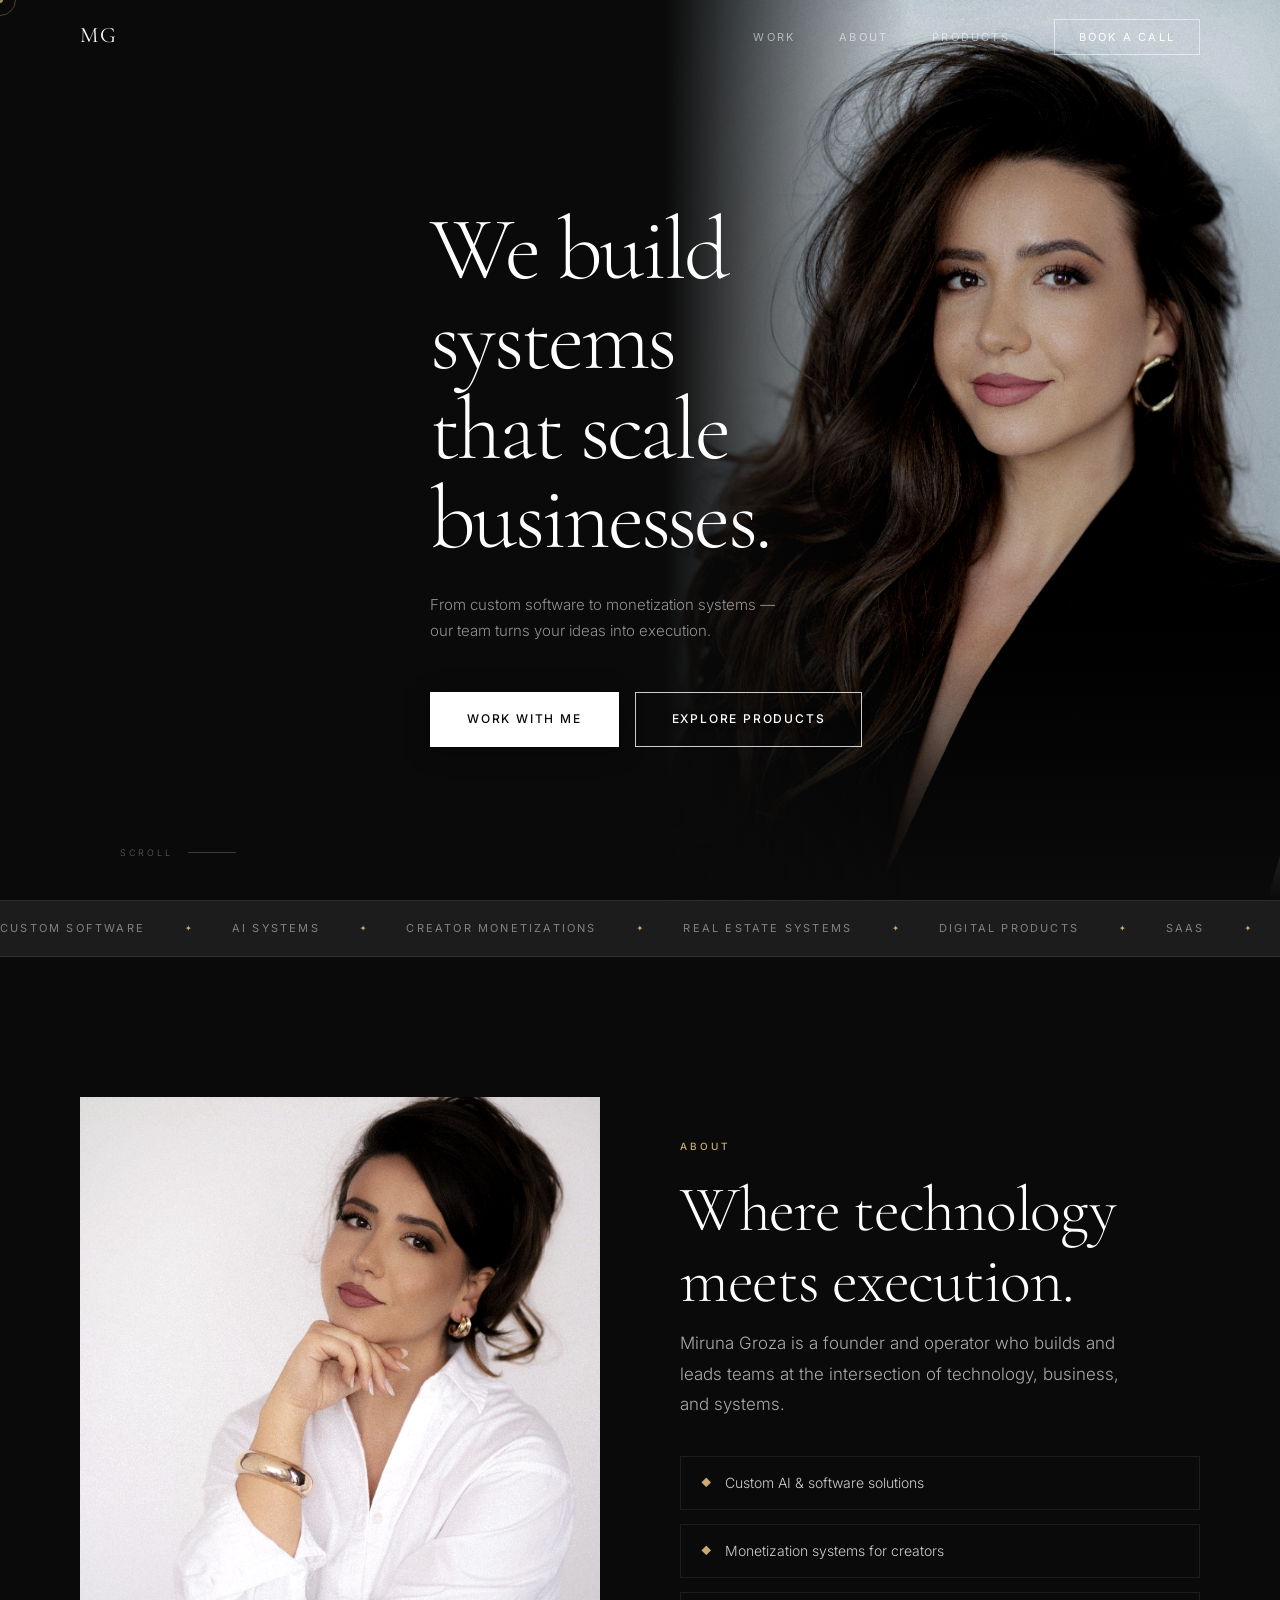
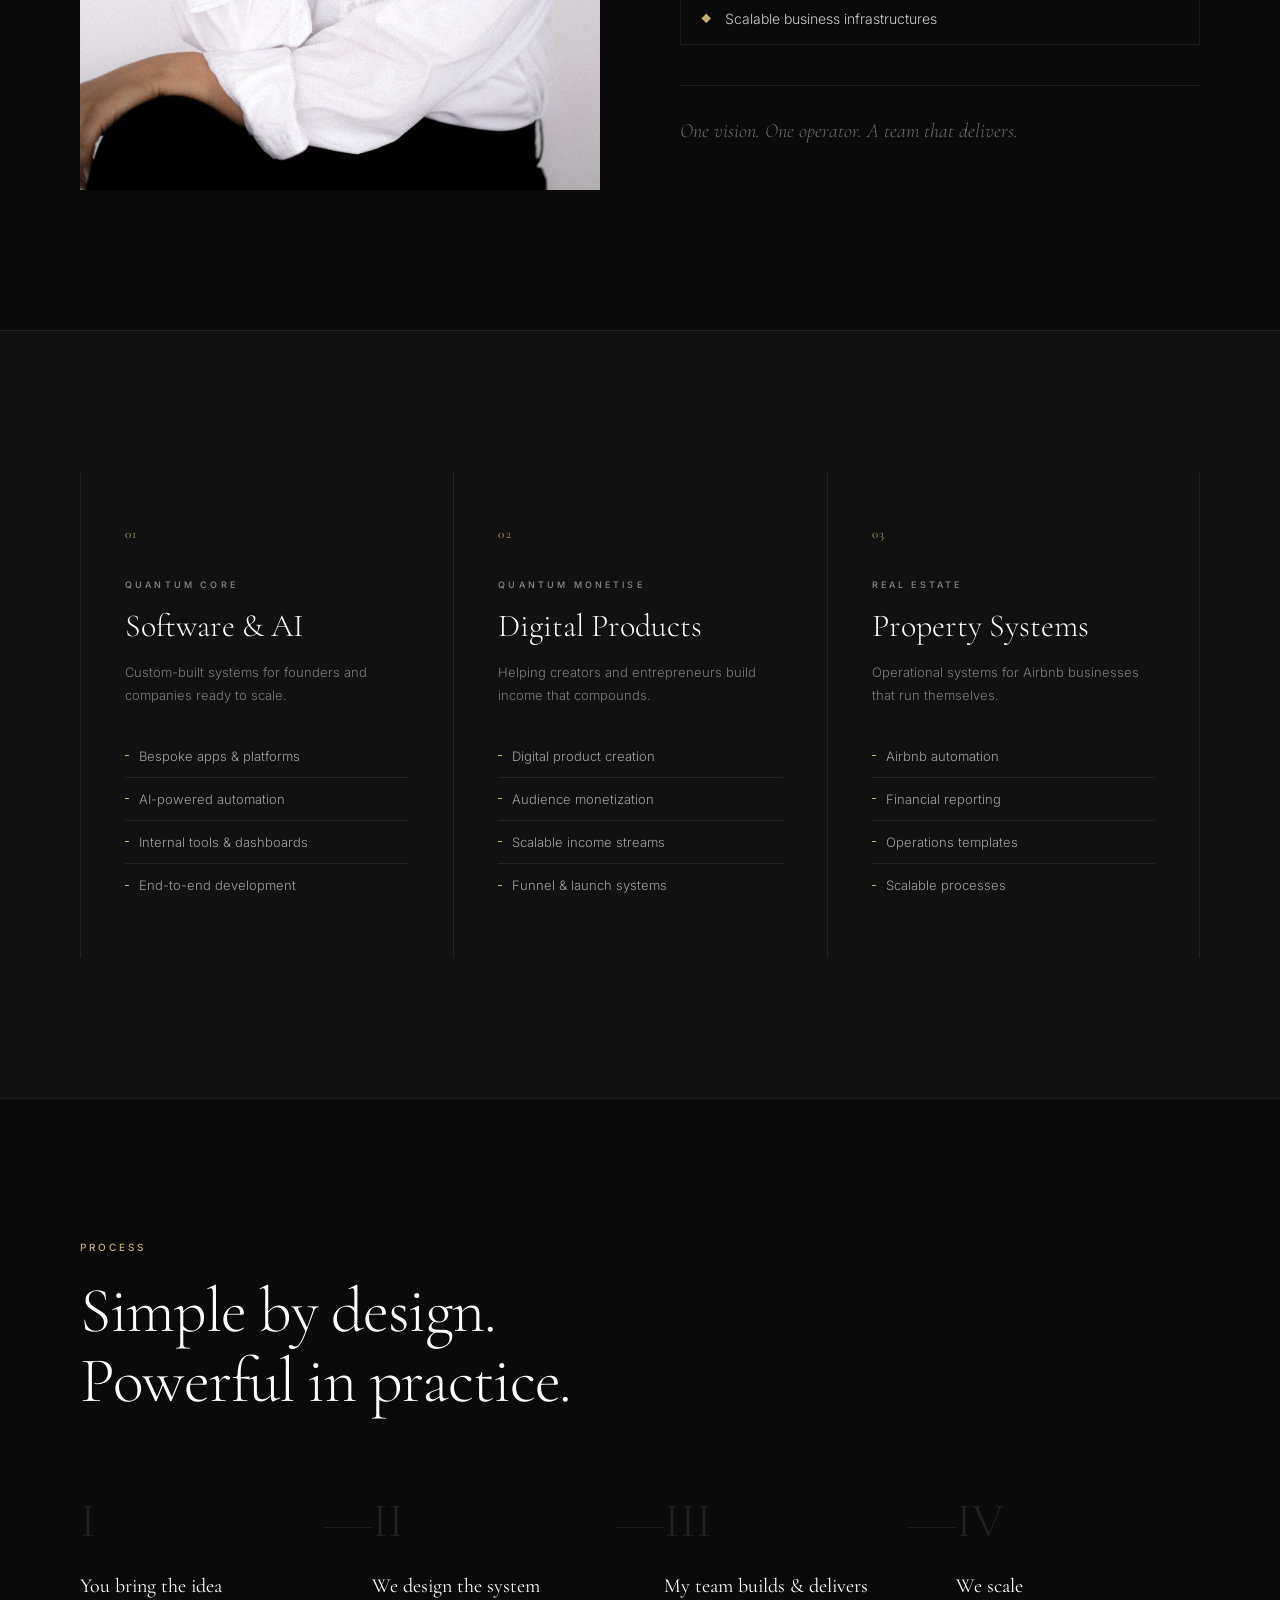
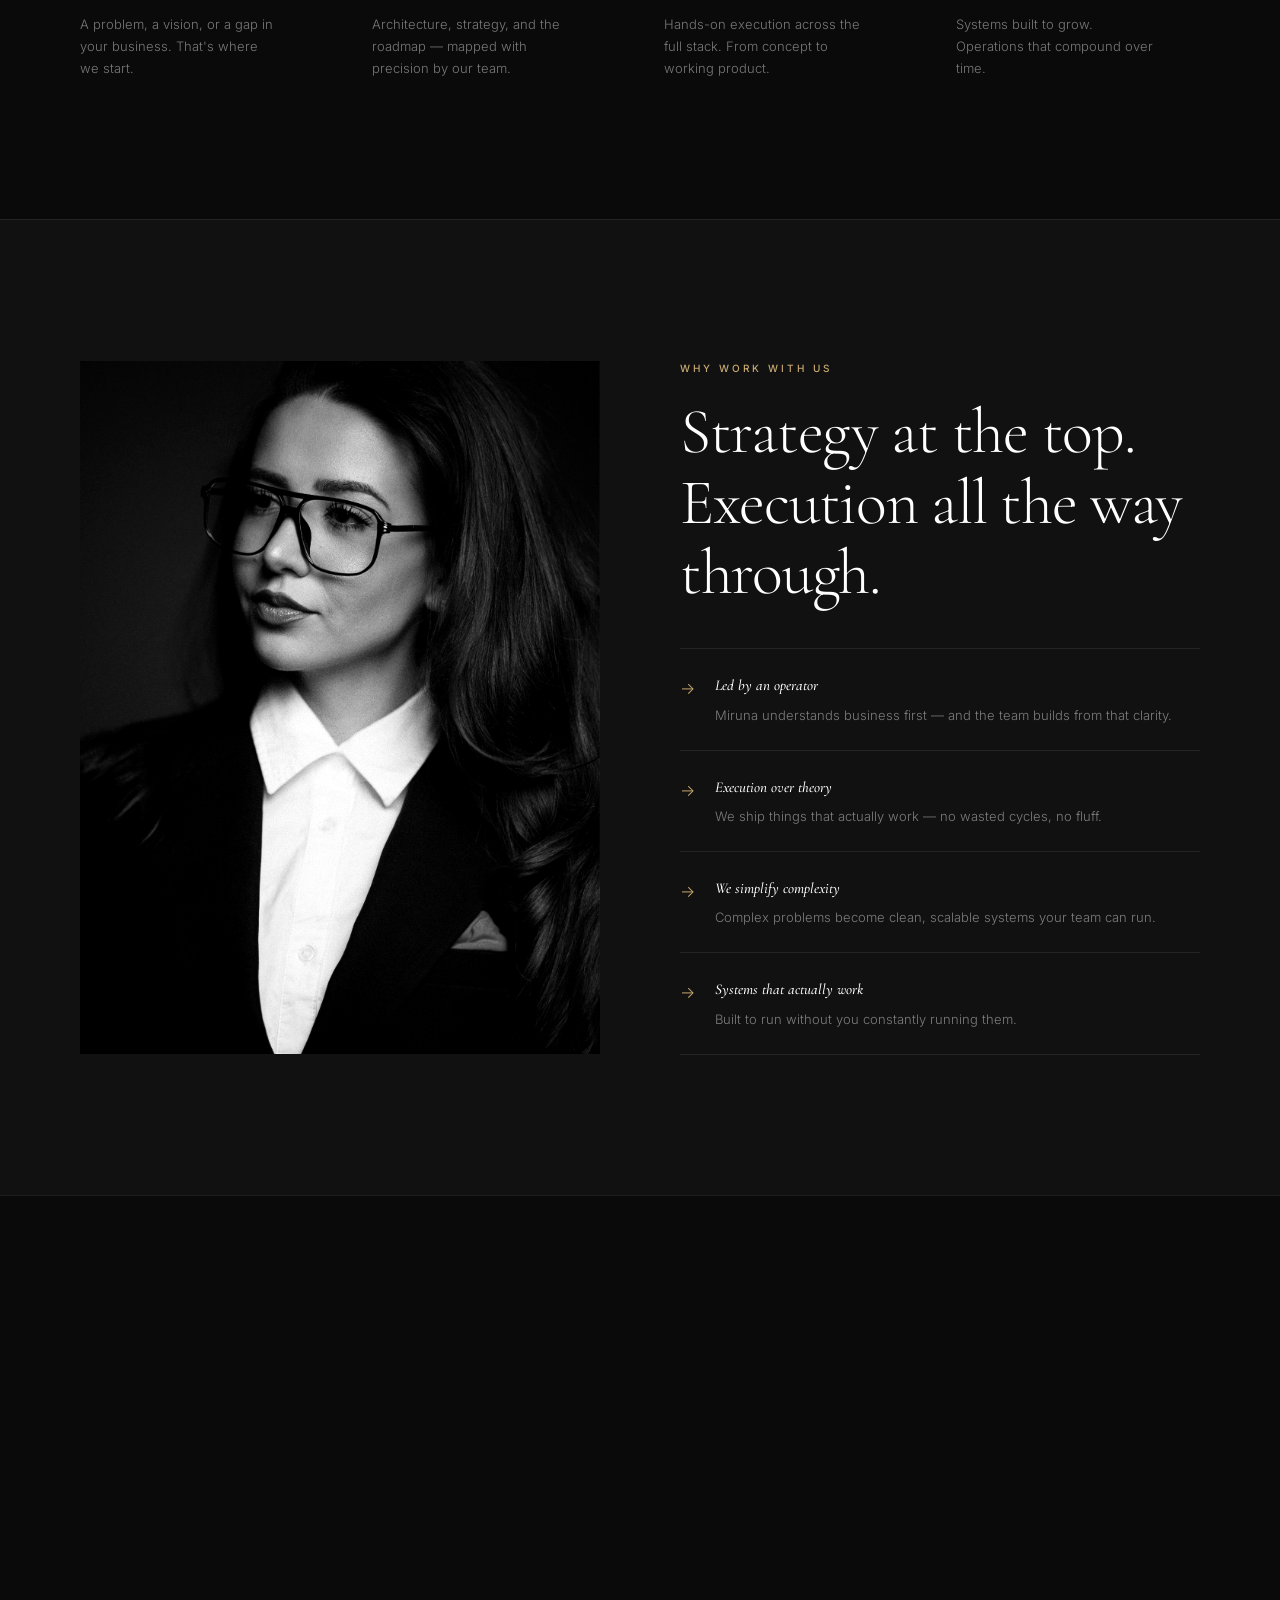
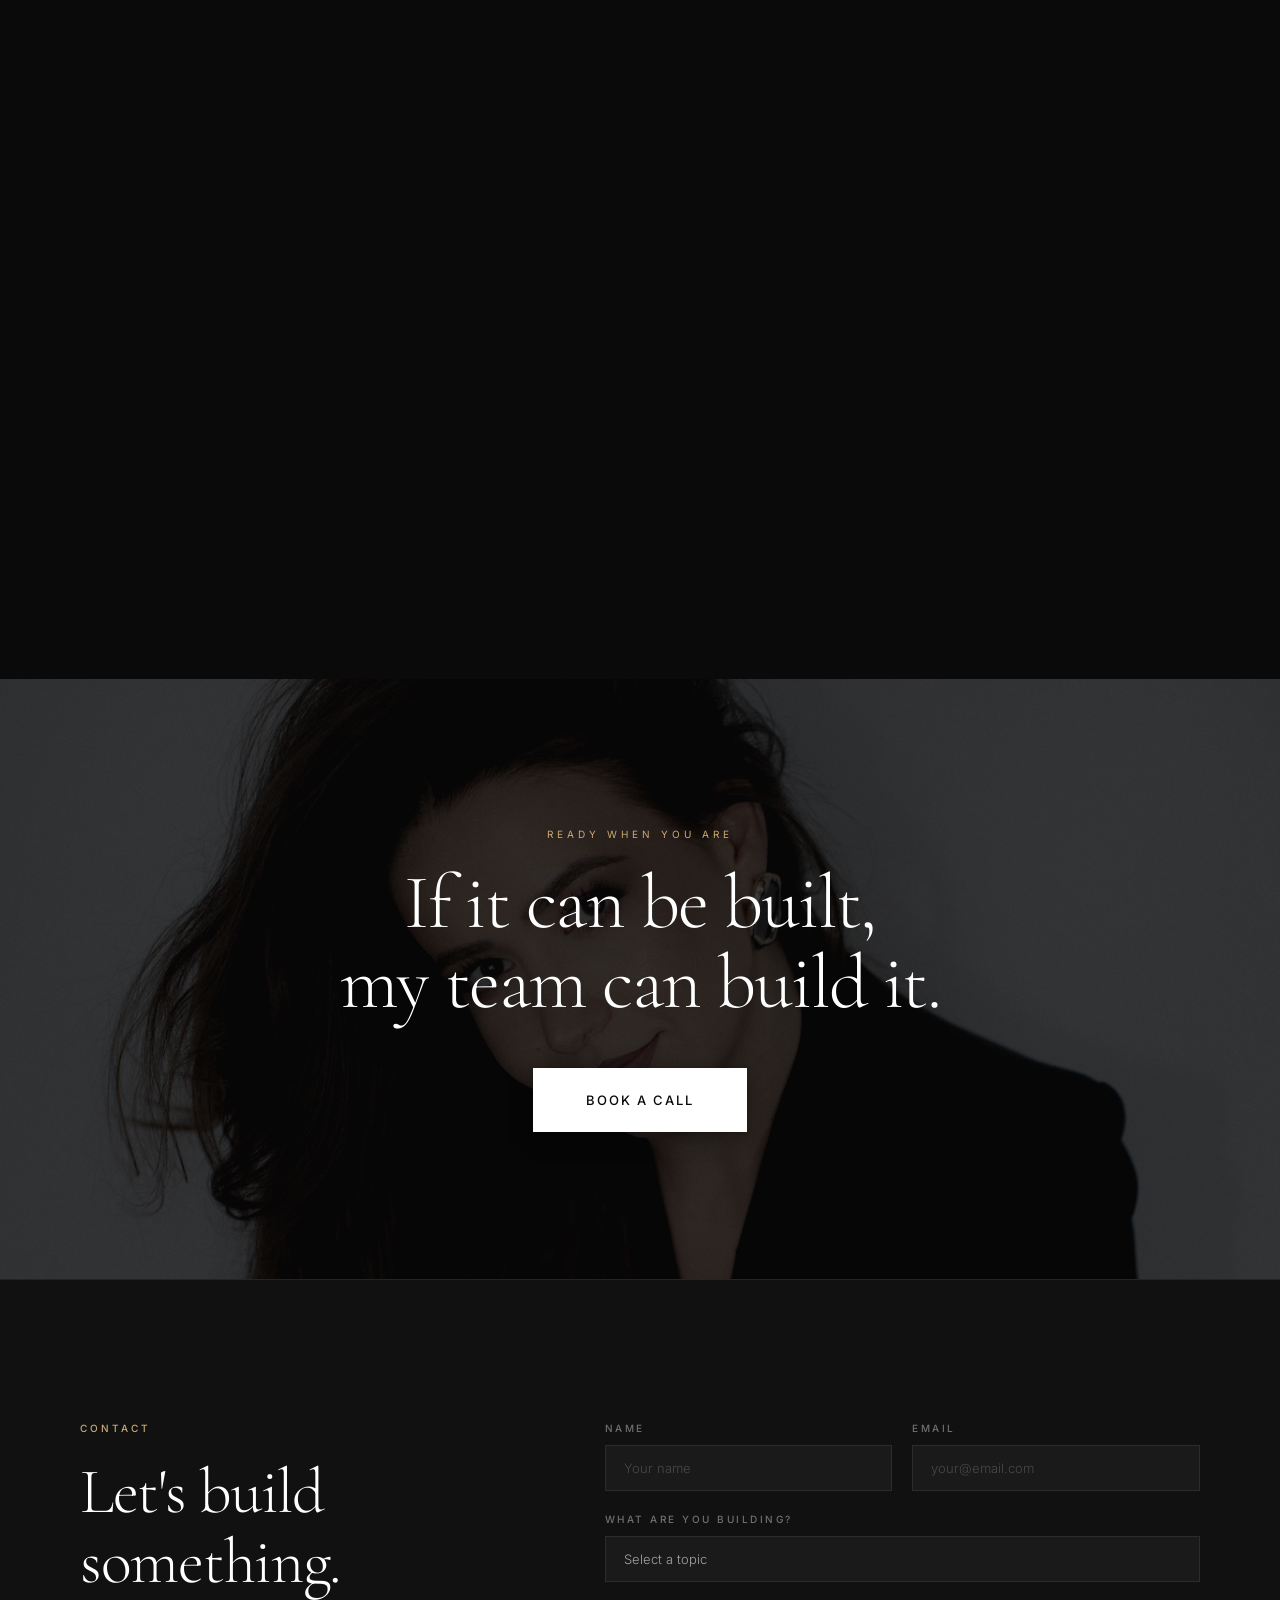
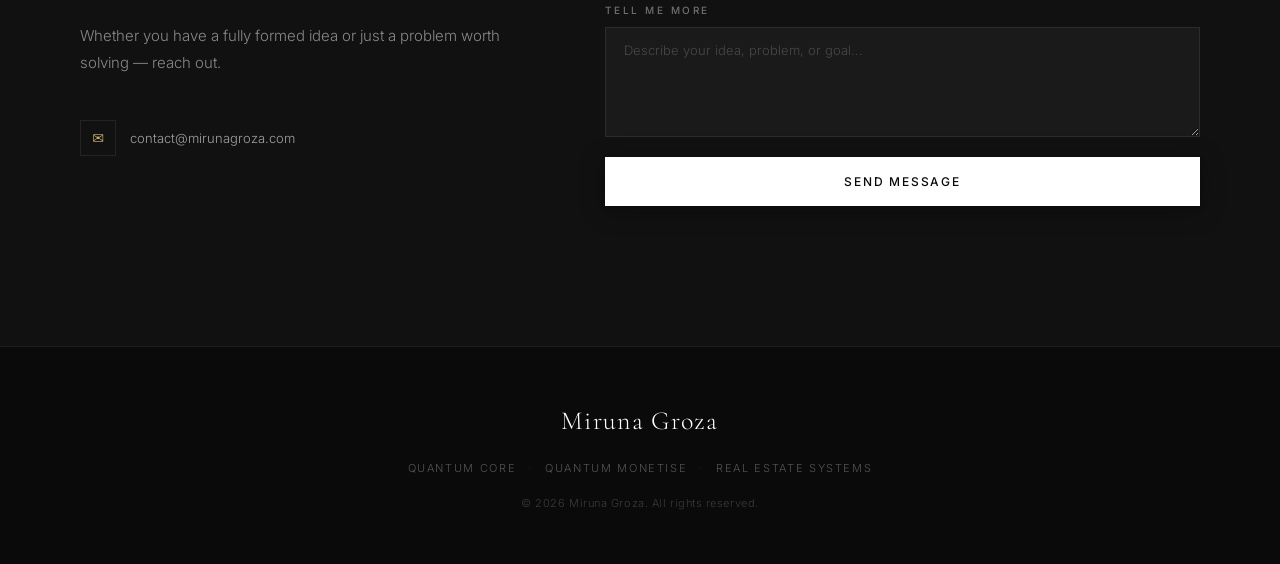
<file: index.html>
<!DOCTYPE html>
<html lang="en">
<head>
  <meta charset="UTF-8" />
  <meta name="viewport" content="width=device-width, initial-scale=1.0" />
  <title>Miruna Groza — Founder & Operator</title>
  <meta name="description" content="Miruna Groza is a founder and operator building custom AI software, monetization systems, and scalable business infrastructures through Quantum Core and Quantum Monetise." />
  <meta name="keywords" content="Miruna Groza, Quantum Core, custom software, AI solutions, monetization, creator economy, real estate systems, founder, operator" />
  <meta property="og:title" content="Miruna Groza — Founder & Operator" />
  <meta property="og:description" content="We build systems that scale businesses." />
  <meta property="og:type" content="website" />
  <link rel="preconnect" href="https://fonts.googleapis.com" />
  <link rel="preconnect" href="https://fonts.gstatic.com" crossorigin />
  <link href="https://fonts.googleapis.com/css2?family=Cormorant+Garamond:ital,wght@0,300;0,400;0,500;0,600;1,300;1,400&family=Inter:wght@300;400;500&display=swap" rel="stylesheet" />
  <link rel="stylesheet" href="style.css" />
  <script>
    // ⚠️  Paste your Web3Forms access key here (get it free at web3forms.com)
    const WEB3FORMS_KEY = 'YOUR_ACCESS_KEY';
  </script>
</head>
<body>

  <!-- NAV -->
  <nav id="navbar">
    <div class="nav-inner">
      <a href="#hero" class="nav-logo">MG</a>
      <ul class="nav-links">
        <li><a href="#work">Work</a></li>
        <li><a href="#about">About</a></li>
        <li><a href="#products">Products</a></li>
        <li><a href="#contact" class="nav-cta">Book a call</a></li>
      </ul>
      <button class="hamburger" id="hamburger" aria-label="Menu">
        <span></span><span></span><span></span>
      </button>
    </div>
    <div class="mobile-menu" id="mobile-menu">
      <a href="#work" class="mobile-link">Work</a>
      <a href="#about" class="mobile-link">About</a>
      <a href="#products" class="mobile-link">Products</a>
      <a href="#contact" class="mobile-link">Book a call</a>
    </div>
  </nav>

  <!-- HERO -->
  <section id="hero" class="hero">
    <div class="hero-content">
      <h1 class="hero-headline reveal delay-1">
        We build systems<br />that scale businesses.
      </h1>
      <p class="hero-sub reveal delay-2">
        From custom software to monetization systems —<br />
        our team turns your ideas into execution.
      </p>
      <div class="hero-actions reveal delay-3">
        <a href="#contact" class="btn-primary">Work with me</a>
        <a href="#products" class="btn-ghost">Explore products</a>
      </div>
    </div>
    <div class="hero-image reveal delay-2">
      <img src="IMG_90512.JPG" alt="Miruna Groza" />
      <div class="hero-img-blur"></div>
    </div>
    <div class="scroll-hint">
      <span>Scroll</span>
      <div class="scroll-line"></div>
    </div>
  </section>

  <!-- MARQUEE -->
  <div class="marquee-wrapper">
    <div class="marquee-track">
      <span>Custom Software</span>
      <span class="dot">✦</span>
      <span>AI Systems</span>
      <span class="dot">✦</span>
      <span>Creator Monetizations</span>
      <span class="dot">✦</span>
      <span>Real Estate Systems</span>
      <span class="dot">✦</span>
      <span>Digital Products</span>
      <span class="dot">✦</span>
      <span>SaaS</span>
      <span class="dot">✦</span>
      <span>Web Apps</span>
      <span class="dot">✦</span>
      <span>Hosting</span>
      <span class="dot">✦</span>
      <span>Custom Software</span>
      <span class="dot">✦</span>
      <span>AI Systems</span>
      <span class="dot">✦</span>
      <span>Creator Monetizations</span>
      <span class="dot">✦</span>
      <span>Real Estate Systems</span>
      <span class="dot">✦</span>
      <span>Digital Products</span>
      <span class="dot">✦</span>
      <span>SaaS</span>
      <span class="dot">✦</span>
      <span>Web Apps</span>
      <span class="dot">✦</span>
      <span>Hosting</span>
      <span class="dot">✦</span>
    </div>
  </div>

  <!-- IDENTITY -->
  <section id="about" class="identity">
    <div class="container identity-grid">
      <div class="identity-image reveal">
        <img src="IMG_9061.JPG" alt="Miruna Groza" />
      </div>
      <div class="identity-text">
        <div class="section-label reveal">About</div>
        <h2 class="section-title reveal delay-1">
          Where technology<br />meets execution.
        </h2>
        <p class="identity-body reveal delay-2">
          Miruna Groza is a founder and operator who builds and leads teams
          at the intersection of technology, business, and systems.
        </p>
        <div class="identity-pillars reveal delay-3">
          <div class="identity-pill">
            <span class="pill-icon">◆</span>
            Custom AI &amp; software solutions
          </div>
          <div class="identity-pill">
            <span class="pill-icon">◆</span>
            Monetization systems for creators
          </div>
          <div class="identity-pill">
            <span class="pill-icon">◆</span>
            Scalable business infrastructures
          </div>
        </div>
        <p class="identity-mantra reveal delay-3">
          One vision. One operator. A team that delivers.
        </p>
      </div>
    </div>
  </section>

  <!-- WHAT I DO -->
  <section id="work" class="work">
    <div class="container">
      <div class="work-grid">

        <div class="work-card reveal">
          <div class="work-card-number">01</div>
          <div class="work-card-inner">
            <div class="work-card-tag">Quantum Core</div>
            <h3 class="work-card-title">Software &amp; AI</h3>
            <p class="work-card-desc">
              Custom-built systems for founders and companies ready to scale.
            </p>
            <ul class="work-list">
              <li>Bespoke apps &amp; platforms</li>
              <li>AI-powered automation</li>
              <li>Internal tools &amp; dashboards</li>
              <li>End-to-end development</li>
            </ul>
          </div>
          <div class="work-card-line"></div>
        </div>

        <div class="work-card reveal delay-1">
          <div class="work-card-number">02</div>
          <div class="work-card-inner">
            <div class="work-card-tag">Quantum Monetise</div>
            <h3 class="work-card-title">Digital Products</h3>
            <p class="work-card-desc">
              Helping creators and entrepreneurs build income that compounds.
            </p>
            <ul class="work-list">
              <li>Digital product creation</li>
              <li>Audience monetization</li>
              <li>Scalable income streams</li>
              <li>Funnel &amp; launch systems</li>
            </ul>
          </div>
          <div class="work-card-line"></div>
        </div>

        <div class="work-card reveal delay-2">
          <div class="work-card-number">03</div>
          <div class="work-card-inner">
            <div class="work-card-tag">Real Estate</div>
            <h3 class="work-card-title">Property Systems</h3>
            <p class="work-card-desc">
              Operational systems for Airbnb businesses that run themselves.
            </p>
            <ul class="work-list">
              <li>Airbnb automation</li>
              <li>Financial reporting</li>
              <li>Operations templates</li>
              <li>Scalable processes</li>
            </ul>
          </div>
          <div class="work-card-line"></div>
        </div>

      </div>
    </div>
  </section>

  <!-- HOW I WORK -->
  <section class="process">
    <div class="container">
      <div class="section-header reveal">
        <div class="section-label">Process</div>
        <h2 class="section-title">Simple by design.<br />Powerful in practice.</h2>
      </div>
      <div class="process-steps">
        <div class="process-step reveal">
          <div class="step-number">I</div>
          <div class="step-content">
            <h4>You bring the idea</h4>
            <p>A problem, a vision, or a gap in your business. That's where we start.</p>
          </div>
        </div>
        <div class="process-connector"></div>
        <div class="process-step reveal delay-1">
          <div class="step-number">II</div>
          <div class="step-content">
            <h4>We design the system</h4>
            <p>Architecture, strategy, and the roadmap — mapped with precision by our team.</p>
          </div>
        </div>
        <div class="process-connector"></div>
        <div class="process-step reveal delay-2">
          <div class="step-number">III</div>
          <div class="step-content">
            <h4>My team builds &amp; delivers</h4>
            <p>Hands-on execution across the full stack. From concept to working product.</p>
          </div>
        </div>
        <div class="process-connector"></div>
        <div class="process-step reveal delay-3">
          <div class="step-number">IV</div>
          <div class="step-content">
            <h4>We scale</h4>
            <p>Systems built to grow. Operations that compound over time.</p>
          </div>
        </div>
      </div>
    </div>
  </section>

  <!-- WHY ME -->
  <section class="why">
    <div class="container why-grid">
      <div class="why-image reveal">
        <img src="IMG_7326 2.jpg" alt="Miruna Groza" />
      </div>
      <div class="why-content">
        <div class="section-label reveal">Why work with us</div>
        <h2 class="section-title reveal delay-1">
          Strategy at the top.<br />Execution all the way through.
        </h2>
        <div class="why-items">
          <div class="why-item reveal delay-1">
            <div class="why-icon">→</div>
            <div>
              <strong>Led by an operator</strong>
              <p>Miruna understands business first — and the team builds from that clarity.</p>
            </div>
          </div>
          <div class="why-item reveal delay-2">
            <div class="why-icon">→</div>
            <div>
              <strong>Execution over theory</strong>
              <p>We ship things that actually work — no wasted cycles, no fluff.</p>
            </div>
          </div>
          <div class="why-item reveal delay-2">
            <div class="why-icon">→</div>
            <div>
              <strong>We simplify complexity</strong>
              <p>Complex problems become clean, scalable systems your team can run.</p>
            </div>
          </div>
          <div class="why-item reveal delay-3">
            <div class="why-icon">→</div>
            <div>
              <strong>Systems that actually work</strong>
              <p>Built to run without you constantly running them.</p>
            </div>
          </div>
        </div>
      </div>
    </div>
  </section>

  <!-- PRODUCTS -->
  <section id="products" class="products">
    <div class="container">
      <div class="section-header reveal">
        <div class="section-label">Digital Products</div>
        <h2 class="section-title">Ready to deploy.<br />Grab &amp; go.</h2>
      </div>
      <div class="products-grid">

        <div class="product-card reveal">
          <div class="product-tag">Airbnb Systems</div>
          <h3 class="product-name">Airbnb Operating System</h3>
          <p class="product-desc">Complete set of automation templates, SOPs, and reporting tools to run your Airbnb business on autopilot.</p>
          <ul class="product-features">
            <li>Automated guest communication</li>
            <li>Revenue tracking dashboard</li>
            <li>Cleaning &amp; ops schedules</li>
          </ul>
          <a href="#contact" class="product-cta">Get access →</a>
        </div>

        <div class="product-card reveal delay-1">
          <div class="product-tag">Creator Economy</div>
          <h3 class="product-name">Monetisation Blueprint</h3>
          <p class="product-desc">The complete system for turning your audience into revenue — from first product to full income stack.</p>
          <ul class="product-features">
            <li>Product frameworks &amp; templates</li>
            <li>Launch strategy playbook</li>
            <li>Funnel &amp; sales systems</li>
          </ul>
          <a href="https://www.quantummonetise.com" class="product-cta" target="_blank" rel="noopener">Get access →</a>
        </div>

        <div class="product-card reveal delay-2">
          <div class="product-tag">Real Estate</div>
          <h3 class="product-name">Property Reporting Kit</h3>
          <p class="product-desc">Professional financial and operational reporting templates for short-term rental operators who want clarity.</p>
          <ul class="product-features">
            <li>Monthly P&amp;L templates</li>
            <li>Occupancy tracking system</li>
            <li>Investor-ready reports</li>
          </ul>
          <a href="reportingkit/" class="product-cta">Get access →</a>
        </div>

      </div>
      <div class="products-cta reveal">
        <a href="#contact" class="btn-primary">Explore all products</a>
      </div>
    </div>
  </section>

  <!-- FULL-WIDTH CTA -->
  <section class="cta-band">
    <div class="cta-band-image">
      <img src="IMG_90462.JPG" alt="Miruna Groza" />
      <div class="cta-band-overlay"></div>
    </div>
    <div class="cta-band-content reveal">
      <p class="cta-eyebrow">Ready when you are</p>
      <h2 class="cta-headline">If it can be built,<br />my team can build it.</h2>
      <a href="#contact" id="book-call-btn" class="btn-primary btn-large">Book a call</a>
    </div>
  </section>

  <!-- CONTACT -->
  <section id="contact" class="contact">
    <div class="container contact-grid">
      <div class="contact-info reveal">
        <div class="section-label">Contact</div>
        <h2 class="section-title">Let's build<br />something.</h2>
        <p class="contact-body">
          Whether you have a fully formed idea or just a problem worth solving — reach out.
        </p>
        <div class="contact-details">
          <a href="mailto:contact@mirunagroza.com" class="contact-detail" id="email-link">
            <span class="detail-icon">✉</span>
            contact@mirunagroza.com
          </a>

        </div>
      </div>
      <div class="contact-form-wrap reveal delay-1">
        <form class="contact-form" id="contact-form" onsubmit="handleSubmit(event)">
          <div class="form-row">
            <div class="form-group">
              <label for="fname">Name</label>
              <input type="text" id="fname" name="name" placeholder="Your name" required />
            </div>
            <div class="form-group">
              <label for="femail">Email</label>
              <input type="email" id="femail" name="email" placeholder="your@email.com" required />
            </div>
          </div>
          <div class="form-group">
            <label for="fsubject">What are you building?</label>
            <select id="fsubject" name="subject">
              <option value="">Select a topic</option>
              <option value="software">Custom software / AI</option>
              <option value="monetise">Monetisation system</option>
              <option value="realestate">Real estate systems</option>
              <option value="product">Digital product</option>
              <option value="other">Something else</option>
            </select>
          </div>
          <div class="form-group">
            <label for="fmessage">Tell me more</label>
            <textarea id="fmessage" name="message" rows="5" placeholder="Describe your idea, problem, or goal..."></textarea>
          </div>
          <button type="submit" class="btn-primary btn-full" id="form-submit-btn">Send message</button>
          <div id="form-success" class="form-success hidden">
            ✦ Message received — I'll be in touch within 48 hours.
          </div>
          <div id="form-error" class="form-error hidden">
            ✕ Something went wrong — please email me directly at contact@mirunagroza.com
          </div>

        </form>
      </div>
    </div>
  </section>

  <!-- FOOTER -->
  <footer class="footer">
    <div class="container footer-inner">
      <div class="footer-logo">Miruna Groza</div>
      <div class="footer-ventures">
        <span>Quantum Core</span>
        <span class="sep">·</span>
        <span>Quantum Monetise</span>
        <span class="sep">·</span>
        <span>Real Estate Systems</span>
      </div>
      <p class="footer-copy">© 2026 Miruna Groza. All rights reserved.</p>
    </div>
  </footer>

  <script src="script.js"></script>
</body>
</html>
</file>
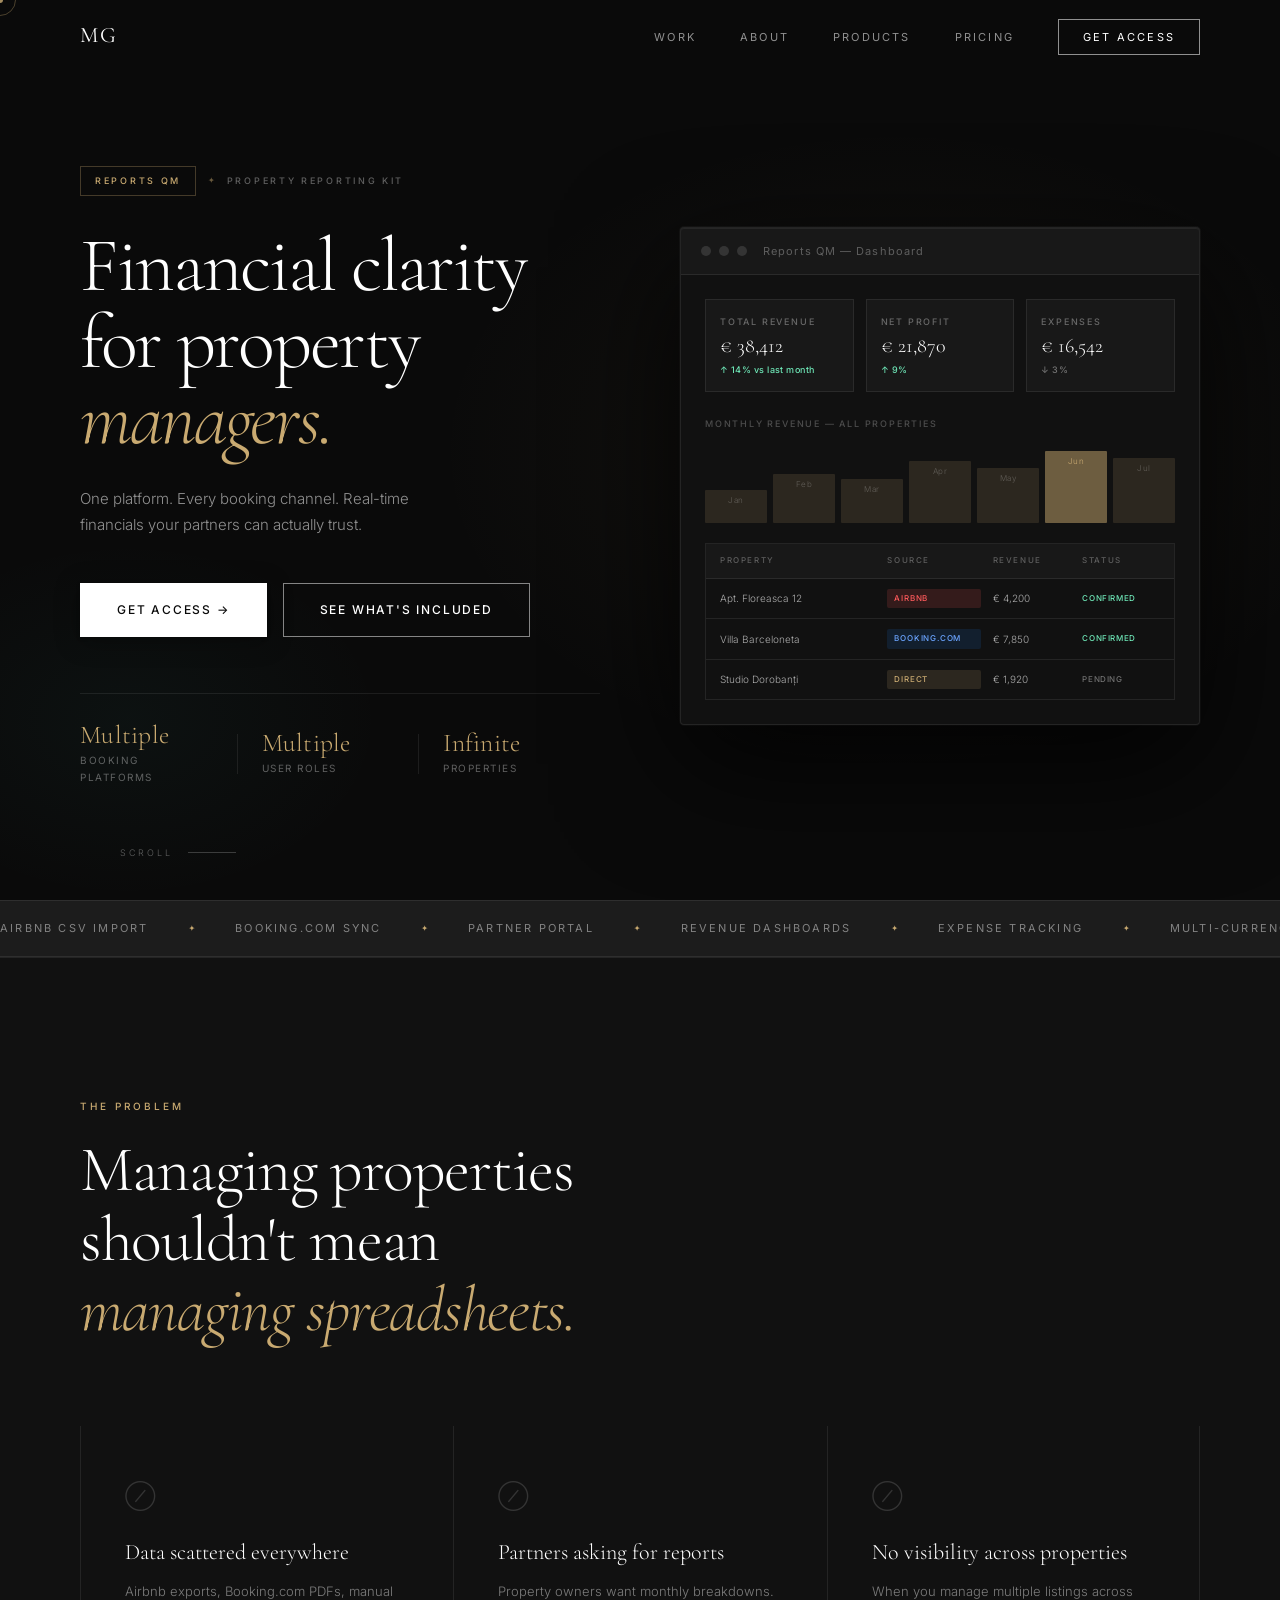
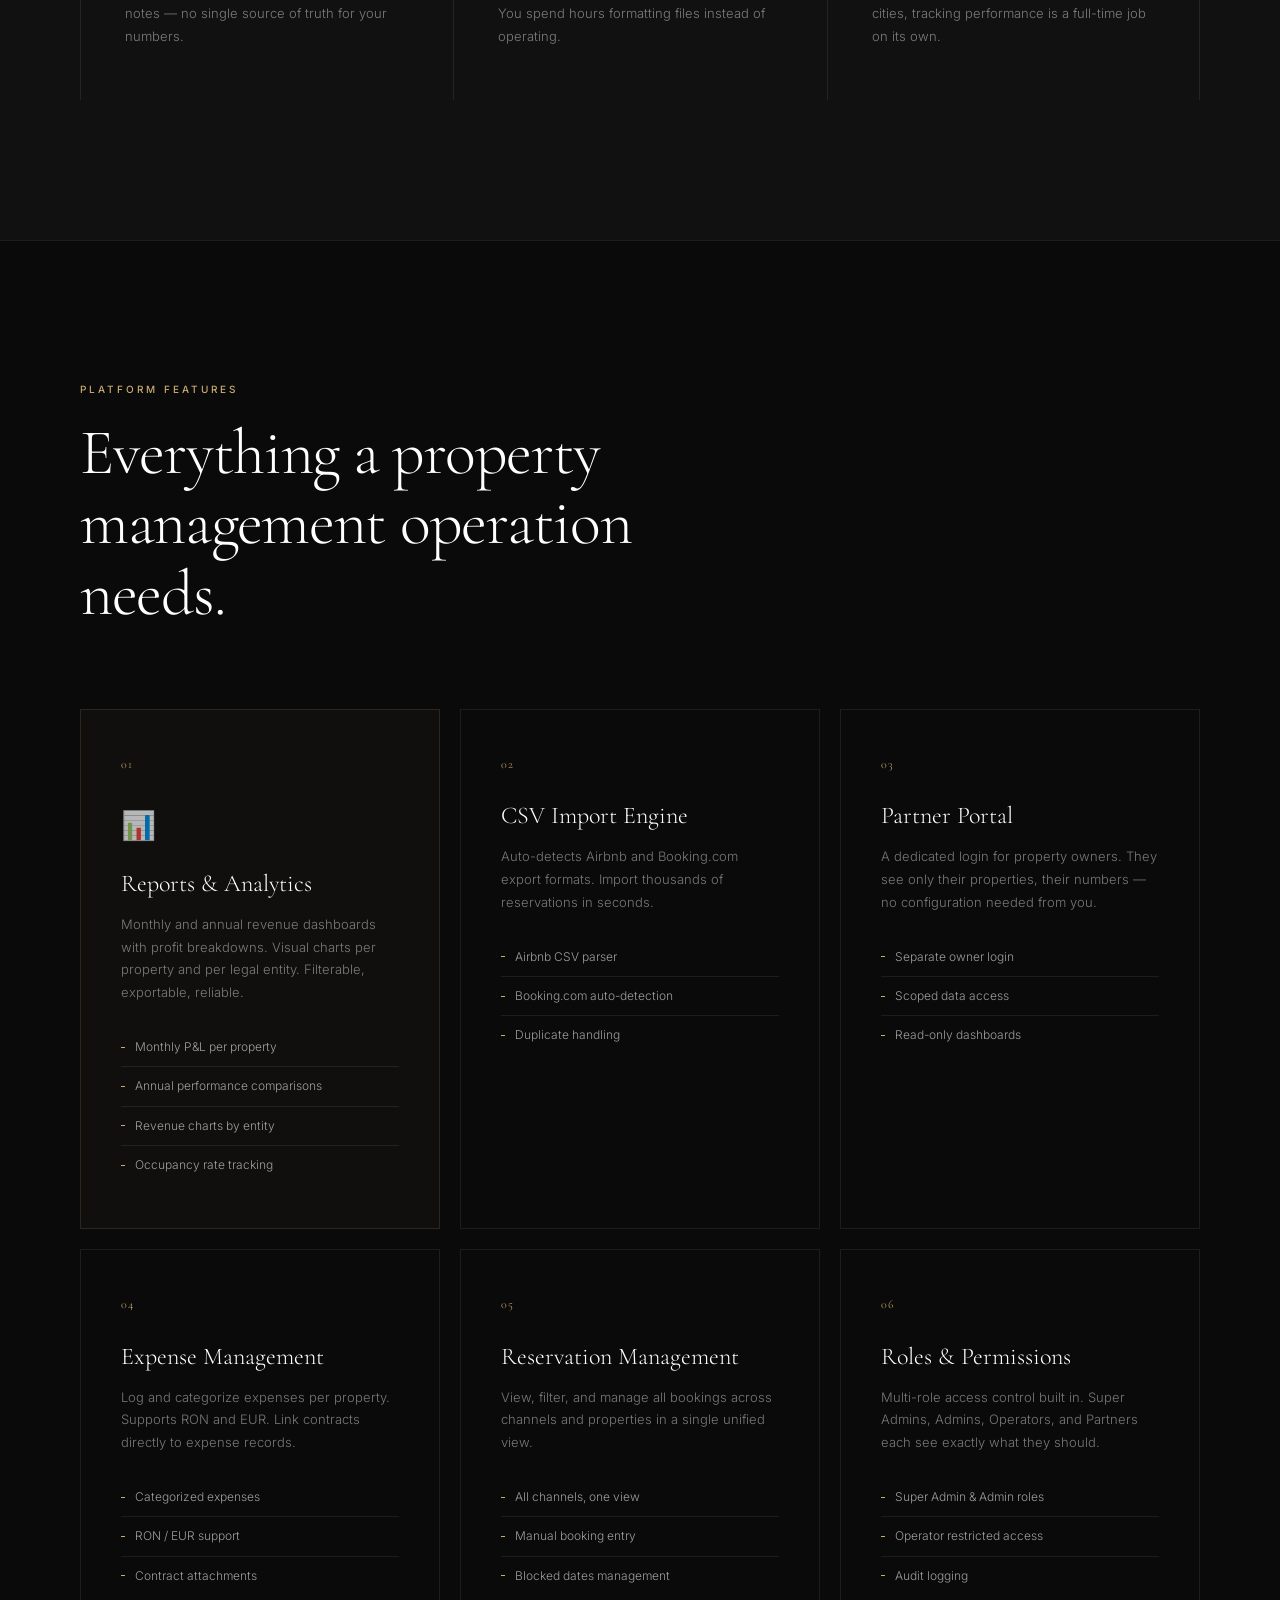
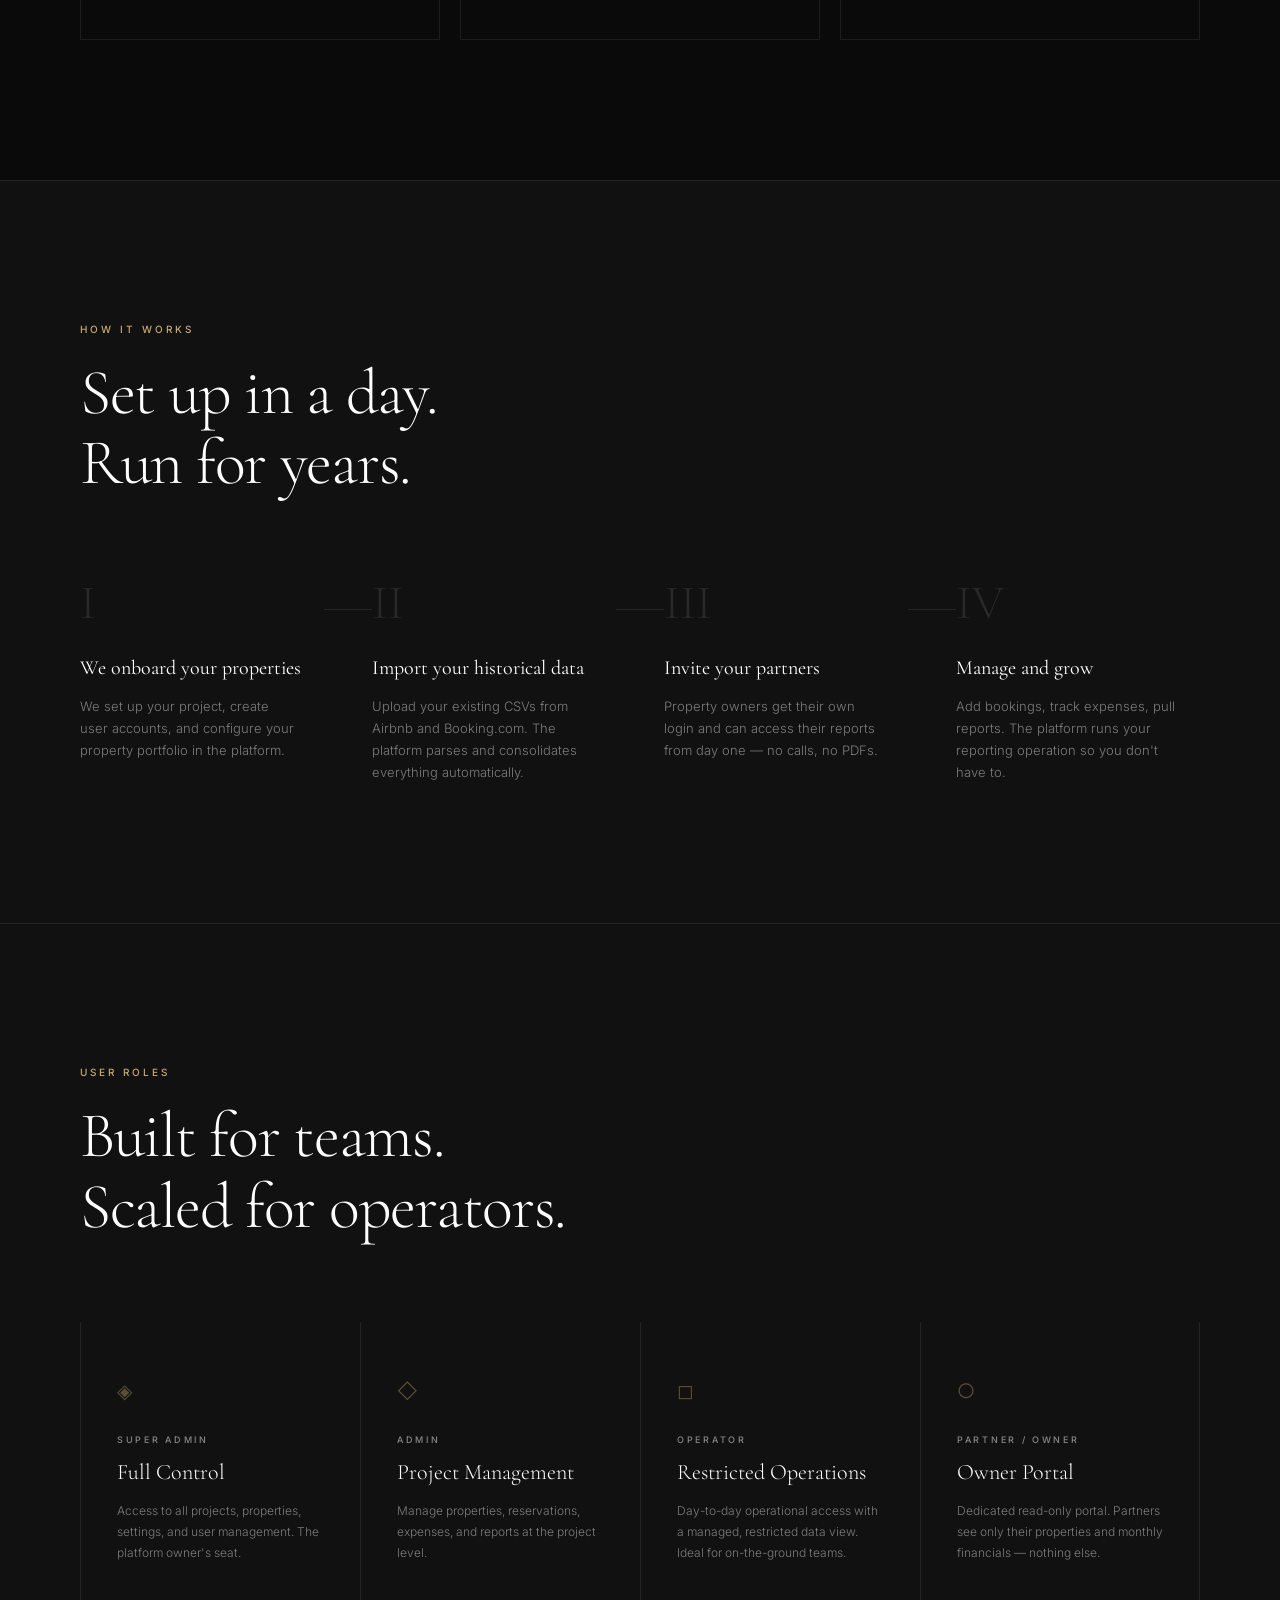
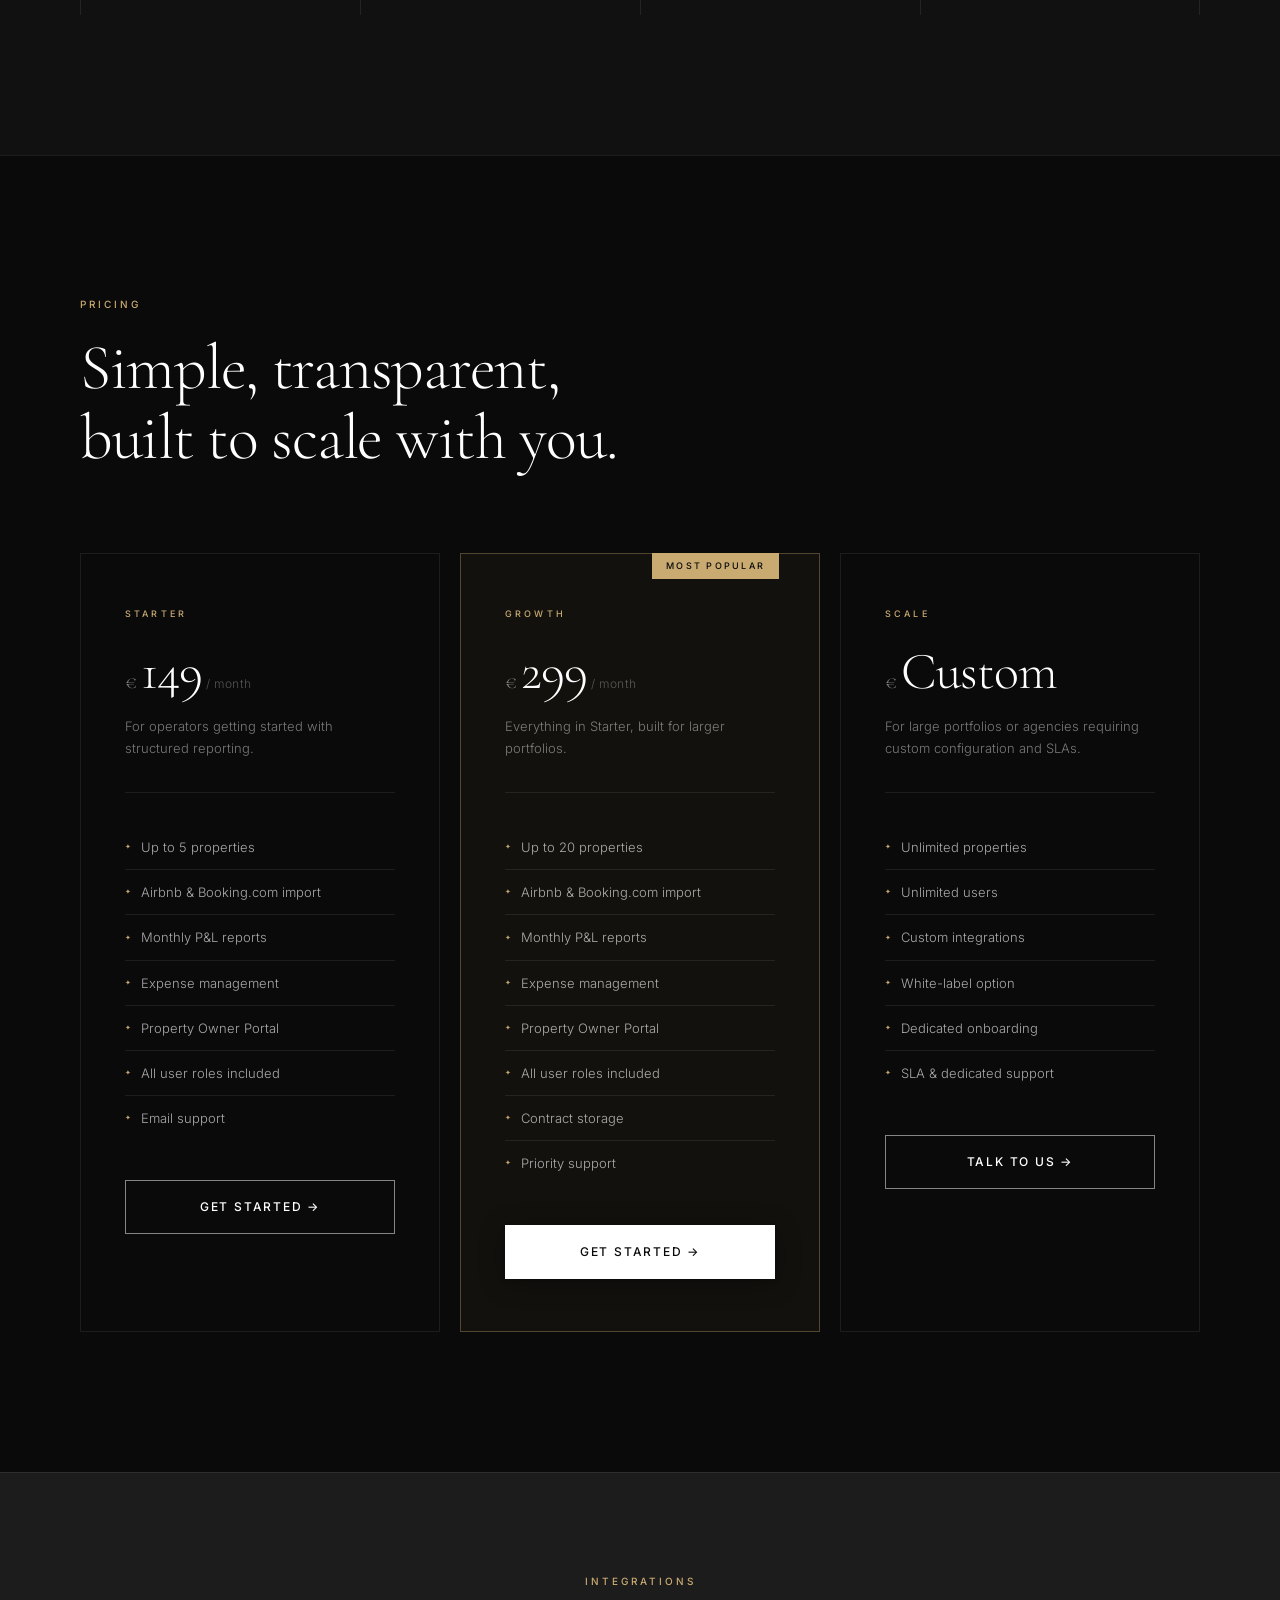
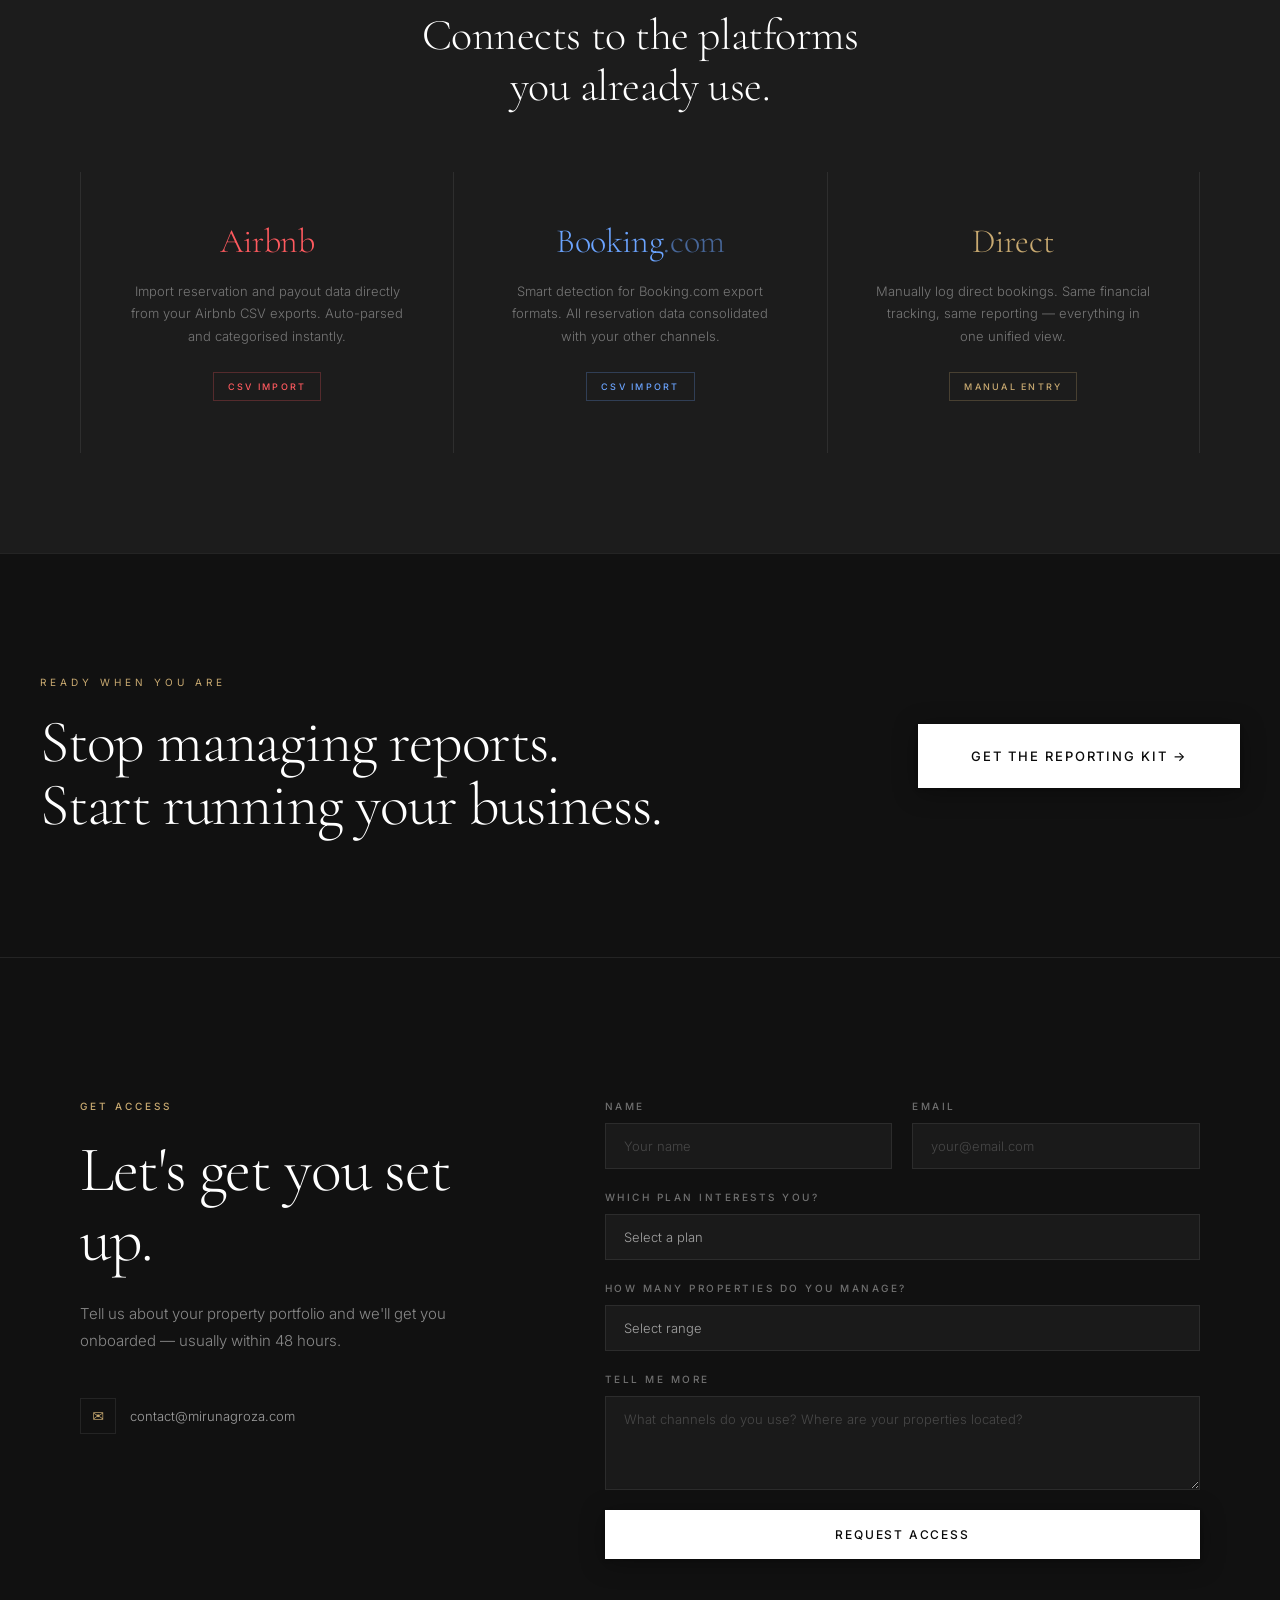
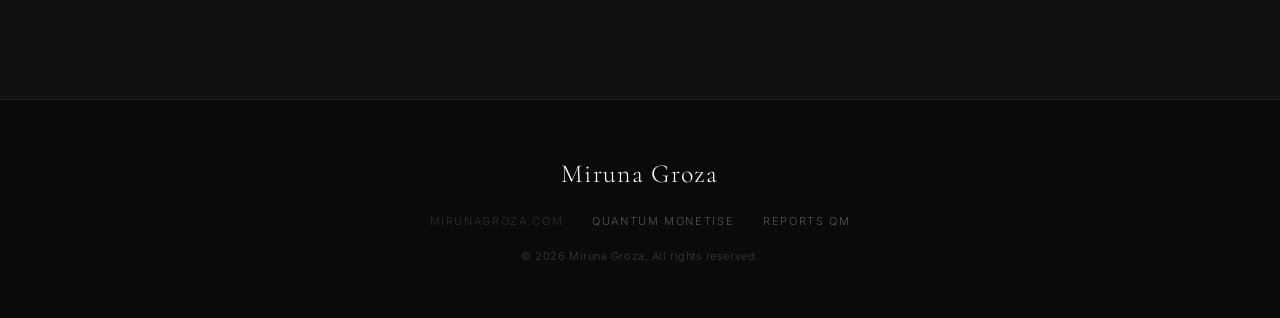
<file: reportingkit/index.html>
<!DOCTYPE html>
<html lang="en">
<head>
  <meta charset="UTF-8" />
  <meta name="viewport" content="width=device-width, initial-scale=1.0" />
  <title>Property Reporting Kit — Reports QM by Miruna Groza</title>
  <meta name="description" content="Reports QM is a multi-tenant SaaS platform for property managers. Centralize reservation data, track financials, and give partners real-time visibility — all in one platform." />
  <meta name="keywords" content="property management reporting, Airbnb reporting tool, short-term rental analytics, revenue dashboard, partner portal, Romania, Barcelona" />
  <meta property="og:title" content="Property Reporting Kit — Reports QM" />
  <meta property="og:description" content="Financial reporting, expense tracking, and partner portals for short-term rental operators." />
  <meta property="og:type" content="website" />
  <link rel="preconnect" href="https://fonts.googleapis.com" />
  <link rel="preconnect" href="https://fonts.gstatic.com" crossorigin />
  <link href="https://fonts.googleapis.com/css2?family=Cormorant+Garamond:ital,wght@0,300;0,400;0,500;0,600;1,300;1,400&family=Inter:wght@300;400;500&display=swap" rel="stylesheet" />
  <link rel="stylesheet" href="style.css" />
  <script>
    // ⚠️  Paste your Web3Forms access key here (get it free at web3forms.com)
    const WEB3FORMS_KEY = 'YOUR_ACCESS_KEY';
  </script>
</head>
<body>

  <!-- NAV -->
  <nav id="navbar">
    <div class="nav-inner">
      <a href="../" class="nav-logo">MG</a>
      <ul class="nav-links">
        <li><a href="../#work">Work</a></li>
        <li><a href="../#about">About</a></li>
        <li><a href="../#products">Products</a></li>
        <li><a href="#pricing">Pricing</a></li>
        <li><a href="#contact" class="nav-cta">Get access</a></li>
      </ul>
      <button class="hamburger" id="hamburger" aria-label="Menu">
        <span></span><span></span><span></span>
      </button>
    </div>
    <div class="mobile-menu" id="mobile-menu">
      <a href="../#work" class="mobile-link">Work</a>
      <a href="../#about" class="mobile-link">About</a>
      <a href="../#products" class="mobile-link">Products</a>
      <a href="#pricing" class="mobile-link">Pricing</a>
      <a href="#contact" class="mobile-link">Get access</a>
    </div>
  </nav>

  <!-- HERO -->
  <section id="hero" class="rk-hero">
    <div class="rk-hero-bg"></div>
    <div class="rk-hero-grid">
      <div class="rk-hero-content">
        <div class="rk-eyebrow reveal delay-1">
          <span class="rk-badge">Reports QM</span>
          <span class="rk-sep">✦</span>
          <span class="rk-badge-sub">Property Reporting Kit</span>
        </div>
        <h1 class="rk-hero-headline reveal delay-2">
          Financial clarity<br />for property<br /><em>managers.</em>
        </h1>
        <p class="rk-hero-sub reveal delay-3">
          One platform. Every booking channel. Real-time<br />financials your partners can actually trust.
        </p>
        <div class="rk-hero-actions reveal delay-3">
          <a href="#contact" class="btn-primary" id="hero-get-access-btn">Get access →</a>
          <a href="#features" class="btn-ghost" id="hero-see-features-btn">See what's included</a>
        </div>
        <div class="rk-hero-stats reveal delay-3">
          <div class="rk-stat">
            <span class="rk-stat-num">Multiple</span>
            <span class="rk-stat-label">Booking Platforms</span>
          </div>
          <div class="rk-stat-divider"></div>
          <div class="rk-stat">
            <span class="rk-stat-num">Multiple</span>
            <span class="rk-stat-label">User Roles</span>
          </div>
          <div class="rk-stat-divider"></div>
          <div class="rk-stat">
            <span class="rk-stat-num">Infinite</span>
            <span class="rk-stat-label">Properties</span>
          </div>
        </div>
      </div>
      <div class="rk-hero-visual reveal delay-2">
        <div class="rk-dashboard-mock">
          <div class="rk-mock-header">
            <div class="rk-mock-dot"></div>
            <div class="rk-mock-dot"></div>
            <div class="rk-mock-dot"></div>
            <span class="rk-mock-title">Reports QM — Dashboard</span>
          </div>
          <div class="rk-mock-body">
            <div class="rk-mock-row">
              <div class="rk-mock-kpi">
                <span class="rk-mock-kpi-label">Total Revenue</span>
                <span class="rk-mock-kpi-val">€ 38,412</span>
                <span class="rk-mock-kpi-badge up">↑ 14% vs last month</span>
              </div>
              <div class="rk-mock-kpi">
                <span class="rk-mock-kpi-label">Net Profit</span>
                <span class="rk-mock-kpi-val">€ 21,870</span>
                <span class="rk-mock-kpi-badge up">↑ 9%</span>
              </div>
              <div class="rk-mock-kpi">
                <span class="rk-mock-kpi-label">Expenses</span>
                <span class="rk-mock-kpi-val">€ 16,542</span>
                <span class="rk-mock-kpi-badge down">↓ 3%</span>
              </div>
            </div>
            <div class="rk-mock-chart-label">Monthly Revenue — All Properties</div>
            <div class="rk-mock-chart">
              <div class="rk-bar" style="height:42%"><span>Jan</span></div>
              <div class="rk-bar" style="height:61%"><span>Feb</span></div>
              <div class="rk-bar" style="height:55%"><span>Mar</span></div>
              <div class="rk-bar" style="height:78%"><span>Apr</span></div>
              <div class="rk-bar" style="height:69%"><span>May</span></div>
              <div class="rk-bar rk-bar-active" style="height:90%"><span>Jun</span></div>
              <div class="rk-bar" style="height:82%"><span>Jul</span></div>
            </div>
            <div class="rk-mock-table">
              <div class="rk-mock-th">
                <span>Property</span>
                <span>Source</span>
                <span>Revenue</span>
                <span>Status</span>
              </div>
              <div class="rk-mock-tr">
                <span>Apt. Floreasca 12</span>
                <span class="rk-source airbnb">Airbnb</span>
                <span>€ 4,200</span>
                <span class="rk-status confirmed">Confirmed</span>
              </div>
              <div class="rk-mock-tr">
                <span>Villa Barceloneta</span>
                <span class="rk-source booking">Booking.com</span>
                <span>€ 7,850</span>
                <span class="rk-status confirmed">Confirmed</span>
              </div>
              <div class="rk-mock-tr">
                <span>Studio Dorobanți</span>
                <span class="rk-source direct">Direct</span>
                <span>€ 1,920</span>
                <span class="rk-status pending">Pending</span>
              </div>
            </div>
          </div>
        </div>
      </div>
    </div>
    <div class="scroll-hint">
      <span>Scroll</span>
      <div class="scroll-line"></div>
    </div>
  </section>

  <!-- MARQUEE -->
  <div class="marquee-wrapper">
    <div class="marquee-track">
      <span>Airbnb CSV Import</span>
      <span class="dot">✦</span>
      <span>Booking.com Sync</span>
      <span class="dot">✦</span>
      <span>Partner Portal</span>
      <span class="dot">✦</span>
      <span>Revenue Dashboards</span>
      <span class="dot">✦</span>
      <span>Expense Tracking</span>
      <span class="dot">✦</span>
      <span>Multi-currency</span>
      <span class="dot">✦</span>
      <span>Audit Logging</span>
      <span class="dot">✦</span>
      <span>Multi-tenant SaaS</span>
      <span class="dot">✦</span>
      <span>Airbnb CSV Import</span>
      <span class="dot">✦</span>
      <span>Booking.com Sync</span>
      <span class="dot">✦</span>
      <span>Partner Portal</span>
      <span class="dot">✦</span>
      <span>Revenue Dashboards</span>
      <span class="dot">✦</span>
      <span>Expense Tracking</span>
      <span class="dot">✦</span>
      <span>Multi-currency</span>
      <span class="dot">✦</span>
      <span>Audit Logging</span>
      <span class="dot">✦</span>
      <span>Multi-tenant SaaS</span>
      <span class="dot">✦</span>
    </div>
  </div>

  <!-- WHAT IT SOLVES -->
  <section class="rk-problem">
    <div class="container">
      <div class="section-header reveal">
        <div class="section-label">The Problem</div>
        <h2 class="section-title">Managing properties<br />shouldn't mean<br /><em>managing spreadsheets.</em></h2>
      </div>
      <div class="rk-problem-grid">
        <div class="rk-problem-card reveal">
          <div class="rk-problem-icon">⊘</div>
          <h3>Data scattered everywhere</h3>
          <p>Airbnb exports, Booking.com PDFs, manual notes — no single source of truth for your numbers.</p>
        </div>
        <div class="rk-problem-card reveal delay-1">
          <div class="rk-problem-icon">⊘</div>
          <h3>Partners asking for reports</h3>
          <p>Property owners want monthly breakdowns. You spend hours formatting files instead of operating.</p>
        </div>
        <div class="rk-problem-card reveal delay-2">
          <div class="rk-problem-icon">⊘</div>
          <h3>No visibility across properties</h3>
          <p>When you manage multiple listings across cities, tracking performance is a full-time job on its own.</p>
        </div>
      </div>
    </div>
  </section>

  <!-- FEATURES -->
  <section id="features" class="rk-features">
    <div class="container">
      <div class="section-header reveal">
        <div class="section-label">Platform Features</div>
        <h2 class="section-title">Everything a property<br />management operation needs.</h2>
      </div>
      <div class="rk-features-grid">

        <div class="rk-feature-card rk-feature-large reveal">
          <div class="rk-feature-num">01</div>
          <div class="rk-feature-icon-lg">📊</div>
          <h3 class="rk-feature-title">Reports &amp; Analytics</h3>
          <p class="rk-feature-desc">Monthly and annual revenue dashboards with profit breakdowns. Visual charts per property and per legal entity. Filterable, exportable, reliable.</p>
          <ul class="rk-feature-list">
            <li>Monthly P&amp;L per property</li>
            <li>Annual performance comparisons</li>
            <li>Revenue charts by entity</li>
            <li>Occupancy rate tracking</li>
          </ul>
        </div>

        <div class="rk-feature-card reveal delay-1">
          <div class="rk-feature-num">02</div>
          <h3 class="rk-feature-title">CSV Import Engine</h3>
          <p class="rk-feature-desc">Auto-detects Airbnb and Booking.com export formats. Import thousands of reservations in seconds.</p>
          <ul class="rk-feature-list">
            <li>Airbnb CSV parser</li>
            <li>Booking.com auto-detection</li>
            <li>Duplicate handling</li>
          </ul>
        </div>

        <div class="rk-feature-card reveal delay-2">
          <div class="rk-feature-num">03</div>
          <h3 class="rk-feature-title">Partner Portal</h3>
          <p class="rk-feature-desc">A dedicated login for property owners. They see only their properties, their numbers — no configuration needed from you.</p>
          <ul class="rk-feature-list">
            <li>Separate owner login</li>
            <li>Scoped data access</li>
            <li>Read-only dashboards</li>
          </ul>
        </div>

        <div class="rk-feature-card reveal">
          <div class="rk-feature-num">04</div>
          <h3 class="rk-feature-title">Expense Management</h3>
          <p class="rk-feature-desc">Log and categorize expenses per property. Supports RON and EUR. Link contracts directly to expense records.</p>
          <ul class="rk-feature-list">
            <li>Categorized expenses</li>
            <li>RON / EUR support</li>
            <li>Contract attachments</li>
          </ul>
        </div>

        <div class="rk-feature-card reveal delay-1">
          <div class="rk-feature-num">05</div>
          <h3 class="rk-feature-title">Reservation Management</h3>
          <p class="rk-feature-desc">View, filter, and manage all bookings across channels and properties in a single unified view.</p>
          <ul class="rk-feature-list">
            <li>All channels, one view</li>
            <li>Manual booking entry</li>
            <li>Blocked dates management</li>
          </ul>
        </div>

        <div class="rk-feature-card reveal delay-2">
          <div class="rk-feature-num">06</div>
          <h3 class="rk-feature-title">Roles &amp; Permissions</h3>
          <p class="rk-feature-desc">Multi-role access control built in. Super Admins, Admins, Operators, and Partners each see exactly what they should.</p>
          <ul class="rk-feature-list">
            <li>Super Admin &amp; Admin roles</li>
            <li>Operator restricted access</li>
            <li>Audit logging</li>
          </ul>
        </div>

      </div>
    </div>
  </section>

  <!-- HOW IT WORKS -->
  <section class="rk-how">
    <div class="container">
      <div class="section-header reveal">
        <div class="section-label">How It Works</div>
        <h2 class="section-title">Set up in a day.<br />Run for years.</h2>
      </div>
      <div class="rk-steps">
        <div class="rk-step reveal">
          <div class="rk-step-num">I</div>
          <div class="rk-step-body">
            <h4>We onboard your properties</h4>
            <p>We set up your project, create user accounts, and configure your property portfolio in the platform.</p>
          </div>
        </div>
        <div class="rk-step-connector"></div>
        <div class="rk-step reveal delay-1">
          <div class="rk-step-num">II</div>
          <div class="rk-step-body">
            <h4>Import your historical data</h4>
            <p>Upload your existing CSVs from Airbnb and Booking.com. The platform parses and consolidates everything automatically.</p>
          </div>
        </div>
        <div class="rk-step-connector"></div>
        <div class="rk-step reveal delay-2">
          <div class="rk-step-num">III</div>
          <div class="rk-step-body">
            <h4>Invite your partners</h4>
            <p>Property owners get their own login and can access their reports from day one — no calls, no PDFs.</p>
          </div>
        </div>
        <div class="rk-step-connector"></div>
        <div class="rk-step reveal delay-3">
          <div class="rk-step-num">IV</div>
          <div class="rk-step-body">
            <h4>Manage and grow</h4>
            <p>Add bookings, track expenses, pull reports. The platform runs your reporting operation so you don't have to.</p>
          </div>
        </div>
      </div>
    </div>
  </section>


  <!-- ROLES -->
  <section class="rk-roles">
    <div class="container">
      <div class="section-header reveal">
        <div class="section-label">User Roles</div>
        <h2 class="section-title">Built for teams.<br />Scaled for operators.</h2>
      </div>
      <div class="rk-roles-grid">
        <div class="rk-role-card reveal">
          <div class="rk-role-icon">◈</div>
          <div class="rk-role-tag">Super Admin</div>
          <h3 class="rk-role-title">Full Control</h3>
          <p>Access to all projects, properties, settings, and user management. The platform owner's seat.</p>
        </div>
        <div class="rk-role-card reveal delay-1">
          <div class="rk-role-icon">◇</div>
          <div class="rk-role-tag">Admin</div>
          <h3 class="rk-role-title">Project Management</h3>
          <p>Manage properties, reservations, expenses, and reports at the project level.</p>
        </div>
        <div class="rk-role-card reveal delay-2">
          <div class="rk-role-icon">◻</div>
          <div class="rk-role-tag">Operator</div>
          <h3 class="rk-role-title">Restricted Operations</h3>
          <p>Day-to-day operational access with a managed, restricted data view. Ideal for on-the-ground teams.</p>
        </div>
        <div class="rk-role-card reveal delay-3">
          <div class="rk-role-icon">○</div>
          <div class="rk-role-tag">Partner / Owner</div>
          <h3 class="rk-role-title">Owner Portal</h3>
          <p>Dedicated read-only portal. Partners see only their properties and monthly financials — nothing else.</p>
        </div>
      </div>
    </div>
  </section>

  <!-- PRICING -->
  <section id="pricing" class="rk-pricing">
    <div class="container">
      <div class="section-header reveal">
        <div class="section-label">Pricing</div>
        <h2 class="section-title">Simple, transparent,<br />built to scale with you.</h2>
      </div>
      <div class="rk-pricing-grid">

        <div class="rk-pricing-card reveal">
          <div class="rk-pricing-tag">Starter</div>
          <div class="rk-pricing-price">
            <span class="rk-price-currency">€</span>
            <span class="rk-price-num">149</span>
            <span class="rk-price-period">/ month</span>
          </div>
          <p class="rk-pricing-desc">For operators getting started with structured reporting.</p>
          <ul class="rk-pricing-features">
            <li>Up to 5 properties</li>
            <li>Airbnb &amp; Booking.com import</li>
            <li>Monthly P&amp;L reports</li>
            <li>Expense management</li>
            <li>Property Owner Portal</li>
            <li>All user roles included</li>
            <li>Email support</li>
          </ul>
          <a href="#contact" class="btn-ghost btn-full" id="starter-cta-btn">Get started →</a>
        </div>

        <div class="rk-pricing-card rk-pricing-featured reveal delay-1">
          <div class="rk-pricing-popular">Most Popular</div>
          <div class="rk-pricing-tag">Growth</div>
          <div class="rk-pricing-price">
            <span class="rk-price-currency">€</span>
            <span class="rk-price-num">299</span>
            <span class="rk-price-period">/ month</span>
          </div>
          <p class="rk-pricing-desc">Everything in Starter, built for larger portfolios.</p>
          <ul class="rk-pricing-features">
            <li>Up to 20 properties</li>
            <li>Airbnb &amp; Booking.com import</li>
            <li>Monthly P&amp;L reports</li>
            <li>Expense management</li>
            <li>Property Owner Portal</li>
            <li>All user roles included</li>
            <li>Contract storage</li>
            <li>Priority support</li>
          </ul>
          <a href="#contact" class="btn-primary btn-full" id="growth-cta-btn">Get started →</a>
        </div>

        <div class="rk-pricing-card reveal delay-2">
          <div class="rk-pricing-tag">Scale</div>
          <div class="rk-pricing-price">
            <span class="rk-price-currency">€</span>
            <span class="rk-price-num">Custom</span>
          </div>
          <p class="rk-pricing-desc">For large portfolios or agencies requiring custom configuration and SLAs.</p>
          <ul class="rk-pricing-features">
            <li>Unlimited properties</li>
            <li>Unlimited users</li>
            <li>Custom integrations</li>
            <li>White-label option</li>
            <li>Dedicated onboarding</li>
            <li>SLA &amp; dedicated support</li>
          </ul>
          <a href="#contact" class="btn-ghost btn-full" id="scale-cta-btn">Talk to us →</a>
        </div>

      </div>
    </div>
  </section>

  <!-- INTEGRATIONS -->
  <section class="rk-integrations">
    <div class="container">
      <div class="rk-integrations-inner reveal">
        <div class="section-label">Integrations</div>
        <h2 class="rk-integrations-title">Connects to the platforms<br />you already use.</h2>
        <div class="rk-integrations-grid">

          <div class="rk-integration-card">
            <div class="rk-integration-logo">
              <span class="rk-integ-wordmark" style="color:#FF5A5F;">Airbnb</span>
            </div>
            <p>Import reservation and payout data directly from your Airbnb CSV exports. Auto-parsed and categorised instantly.</p>
            <div class="rk-integration-badge" style="color:#FF5A5F;border-color:rgba(255,90,95,0.25)">CSV Import</div>
          </div>

          <div class="rk-integration-card">
            <div class="rk-integration-logo">
              <span class="rk-integ-wordmark"><span style="color:#6ba4ff;">Booking</span><span style="color:rgba(107,164,255,0.55);">.com</span></span>
            </div>
            <p>Smart detection for Booking.com export formats. All reservation data consolidated with your other channels.</p>
            <div class="rk-integration-badge" style="color:#6ba4ff;border-color:rgba(107,164,255,0.25)">CSV Import</div>
          </div>

          <div class="rk-integration-card">
            <div class="rk-integration-logo">
              <span class="rk-integ-wordmark" style="color:#c9aa71;">Direct</span>
            </div>
            <p>Manually log direct bookings. Same financial tracking, same reporting — everything in one unified view.</p>
            <div class="rk-integration-badge" style="color:#c9aa71;border-color:rgba(201,170,113,0.25)">Manual Entry</div>
          </div>

        </div>
      </div>
    </div>
  </section>

  <!-- CTA BAND -->
  <section class="rk-cta-band">
    <div class="rk-cta-grid reveal">
      <div class="rk-cta-text">
        <p class="cta-eyebrow">Ready when you are</p>
        <h2 class="cta-headline">Stop managing reports.<br />Start running your business.</h2>
      </div>
      <a href="#contact" id="cta-band-btn" class="btn-primary btn-large">Get the Reporting Kit →</a>
    </div>
  </section>

  <!-- CONTACT -->
  <section id="contact" class="contact">
    <div class="container contact-grid">
      <div class="contact-info reveal">
        <div class="section-label">Get Access</div>
        <h2 class="section-title">Let's get you set up.</h2>
        <p class="contact-body">
          Tell us about your property portfolio and we'll get you onboarded — usually within 48 hours.
        </p>
        <div class="contact-details">
          <a href="mailto:contact@mirunagroza.com" class="contact-detail" id="rk-email-link">
            <span class="detail-icon">✉</span>
            contact@mirunagroza.com
          </a>

        </div>
      </div>
      <div class="contact-form-wrap reveal delay-1">
        <form class="contact-form" id="rk-contact-form" onsubmit="handleSubmit(event)">
          <div class="form-row">
            <div class="form-group">
              <label for="rk-fname">Name</label>
              <input type="text" id="rk-fname" name="name" placeholder="Your name" required />
            </div>
            <div class="form-group">
              <label for="rk-femail">Email</label>
              <input type="email" id="rk-femail" name="email" placeholder="your@email.com" required />
            </div>
          </div>
          <div class="form-group">
            <label for="rk-fplan">Which plan interests you?</label>
            <select id="rk-fplan" name="plan">
              <option value="">Select a plan</option>
              <option value="starter">Starter — €149/mo</option>
              <option value="growth">Growth — €299/mo</option>
              <option value="scale">Scale — Custom</option>
            </select>
          </div>
          <div class="form-group">
            <label for="rk-fproperties">How many properties do you manage?</label>
            <select id="rk-fproperties" name="properties">
              <option value="">Select range</option>
              <option value="1-5">1–5 properties</option>
              <option value="6-20">6–20 properties</option>
              <option value="20+">20+ properties</option>
            </select>
          </div>
          <div class="form-group">
            <label for="rk-fmessage">Tell me more</label>
            <textarea id="rk-fmessage" name="message" rows="4" placeholder="What channels do you use? Where are your properties located?"></textarea>
          </div>
          <button type="submit" class="btn-primary btn-full" id="rk-form-submit-btn">Request access</button>
          <div id="rk-form-success" class="form-success hidden">
            ✦ Request received — I'll be in touch within 48 hours.
          </div>
          <div class="form-error hidden">
            ✕ Something went wrong — please email contact@mirunagroza.com
          </div>
        </form>
      </div>
    </div>
  </section>

  <!-- FOOTER -->
  <footer class="footer">
    <div class="container footer-inner">
      <div class="footer-logo">Miruna Groza</div>
      <div class="footer-ventures">
        <a href="../" style="color:inherit;opacity:0.5;text-decoration:none;">mirunagroza.com</a>
        <span class="sep">·</span>
        <span>Quantum Monetise</span>
        <span class="sep">·</span>
        <span>Reports QM</span>
      </div>
      <p class="footer-copy">© 2026 Miruna Groza. All rights reserved.</p>
    </div>
  </footer>

  <script src="script.js"></script>
</body>
</html>
</file>
<file: style.css>
/* =============================================
   MIRUNA GROZA — PREMIUM PERSONAL BRAND
   Design: Luxury minimal, editorial, black/white
   ============================================= */

   @import url('https://fonts.googleapis.com/css2?family=Cormorant+Garamond:ital,wght@0,300;0,400;0,500;0,600;1,300;1,400&family=Inter:wght@300;400;500&display=swap');

/* ---- RESET & BASE ---- */
*, *::before, *::after { box-sizing: border-box; margin: 0; padding: 0; }

:root {
  --black: #0a0a0a;
  --off-black: #111111;
  --charcoal: #1c1c1c;
  --mid: #444444;
  --muted: #888888;
  --border: rgba(255,255,255,0.08);
  --border-dark: rgba(0,0,0,0.1);
  --white: #ffffff;
  --off-white: #f8f7f5;
  --cream: #f2f0ec;
  --gold: #c9aa71;
  --gold-light: #e8d5a3;

  --font-serif: 'Cormorant Garamond', Georgia, serif;
  --font-sans: 'Inter', system-ui, sans-serif;

  --ease: cubic-bezier(0.22, 1, 0.36, 1);
  --ease-in: cubic-bezier(0.4, 0, 1, 1);

  --radius: 2px;
  --container: 1200px;
  --nav-h: 72px;
}

html { scroll-behavior: smooth; font-size: 16px; }

body {
  background: var(--black);
  color: var(--white);
  font-family: var(--font-sans);
  font-weight: 300;
  line-height: 1.7;
  overflow-x: hidden;
  -webkit-font-smoothing: antialiased;
}

a { color: inherit; text-decoration: none; }
img { display: block; width: 100%; height: 100%; object-fit: cover; }
ul { list-style: none; }

.container {
  max-width: var(--container);
  margin: 0 auto;
  padding: 0 40px;
}

/* ---- REVEAL ANIMATIONS ---- */
.reveal {
  opacity: 0;
  transform: translateY(28px);
  transition: opacity 0.9s var(--ease), transform 0.9s var(--ease);
}
.reveal.visible { opacity: 1; transform: translateY(0); }
.delay-1 { transition-delay: 0.12s !important; }
.delay-2 { transition-delay: 0.24s !important; }
.delay-3 { transition-delay: 0.36s !important; }

/* ---- TYPOGRAPHY ---- */
.section-label {
  font-family: var(--font-sans);
  font-size: 10px;
  font-weight: 500;
  letter-spacing: 0.3em;
  text-transform: uppercase;
  color: var(--gold);
  margin-bottom: 20px;
}

.section-title {
  font-family: var(--font-serif);
  font-size: clamp(36px, 5vw, 64px);
  font-weight: 300;
  line-height: 1.1;
  letter-spacing: -0.02em;
  color: var(--white);
}

.section-header {
  max-width: 540px;
  margin-bottom: 80px;
}

/* ---- BUTTONS ---- */
.btn-primary {
  display: inline-flex;
  align-items: center;
  gap: 8px;
  padding: 16px 36px;
  background: var(--white);
  color: var(--black);
  font-family: var(--font-sans);
  font-size: 12px;
  font-weight: 500;
  letter-spacing: 0.15em;
  text-transform: uppercase;
  border: 1.5px solid var(--white);
  box-shadow: 0 4px 24px rgba(0,0,0,0.35), 0 1px 4px rgba(0,0,0,0.2);
  transition: background 0.3s var(--ease), color 0.3s var(--ease), transform 0.2s, box-shadow 0.3s;
  cursor: pointer;
}
.btn-primary:hover {
  background: transparent;
  color: var(--white);
  transform: translateY(-1px);
}

.btn-ghost {
  display: inline-flex;
  align-items: center;
  gap: 8px;
  padding: 16px 36px;
  background: transparent;
  color: var(--white);
  font-family: var(--font-sans);
  font-size: 12px;
  font-weight: 500;
  letter-spacing: 0.15em;
  text-transform: uppercase;
  border: 1.5px solid rgba(255,255,255,0.8);
  text-shadow: 0 1px 6px rgba(0,0,0,0.5);
  transition: border-color 0.3s, background 0.3s, transform 0.2s;
  cursor: pointer;
}
.btn-ghost:hover {
  border-color: var(--white);
  background: rgba(255,255,255,0.05);
  transform: translateY(-1px);
}

.btn-large {
  padding: 20px 52px;
  font-size: 13px;
}

.btn-full { width: 100%; justify-content: center; }

/* ============================
   NAVIGATION
   ============================ */
#navbar {
  position: fixed;
  top: 0; left: 0; right: 0;
  z-index: 1000;
  height: var(--nav-h);
  transition: background 0.5s, backdrop-filter 0.5s, border-color 0.5s;
  border-bottom: 1px solid transparent;
}
#navbar.scrolled {
  background: rgba(10,10,10,0.95);
  backdrop-filter: blur(16px);
  border-color: var(--border);
}

.nav-inner {
  max-width: var(--container);
  margin: 0 auto;
  padding: 0 40px;
  height: 100%;
  display: flex;
  align-items: center;
  justify-content: space-between;
}

.nav-logo {
  font-family: var(--font-serif);
  font-size: 22px;
  font-weight: 400;
  letter-spacing: 0.08em;
  color: var(--white);
}

.nav-links {
  display: flex;
  align-items: center;
  gap: 44px;
}
.nav-links a {
  font-size: 11px;
  font-weight: 400;
  letter-spacing: 0.2em;
  text-transform: uppercase;
  color: rgba(255,255,255,0.6);
  transition: color 0.25s;
}
.nav-links a:hover { color: var(--white); }

.nav-cta {
  padding: 10px 24px !important;
  border: 1px solid rgba(255,255,255,0.55);
  color: var(--white) !important;
  transition: border-color 0.25s, background 0.25s !important;
}
.nav-cta:hover {
  background: rgba(255,255,255,0.08) !important;
  border-color: var(--white) !important;
}

.hamburger {
  display: none;
  flex-direction: column;
  gap: 5px;
  background: none;
  border: none;
  cursor: pointer;
  padding: 4px;
}
.hamburger span {
  width: 24px;
  height: 1px;
  background: var(--white);
  display: block;
  transition: transform 0.3s, opacity 0.3s;
}
.hamburger.open span:nth-child(1) { transform: translateY(6px) rotate(45deg); }
.hamburger.open span:nth-child(2) { opacity: 0; }
.hamburger.open span:nth-child(3) { transform: translateY(-6px) rotate(-45deg); }

.mobile-menu {
  display: none;
  flex-direction: column;
  background: rgba(10,10,10,0.98);
  backdrop-filter: blur(20px);
  padding: 24px 40px;
  border-top: 1px solid var(--border);
}
.mobile-menu.open { display: flex; }
.mobile-link {
  font-size: 13px;
  letter-spacing: 0.2em;
  text-transform: uppercase;
  color: rgba(255,255,255,0.7);
  padding: 14px 0;
  border-bottom: 1px solid var(--border);
  transition: color 0.2s;
}
.mobile-link:last-child { border-bottom: none; }
.mobile-link:hover { color: var(--white); }

/* ============================
   HERO
   ============================ */
.hero {
  position: relative;
  min-height: 100vh;
  display: flex;
  align-items: center;
  padding: var(--nav-h) 0 0;
  overflow: hidden;
}

.hero-content {
  position: relative;
  z-index: 2;
  max-width: var(--container);
  margin: 0 auto;
  padding: 80px 40px 100px;
  width: 100%;
  max-width: 660px;
  padding-left: 120px;
}

.hero-tag {
  font-size: 10px;
  font-weight: 500;
  letter-spacing: 0.35em;
  text-transform: uppercase;
  color: var(--gold);
  margin-bottom: 28px;
}

.hero-headline {
  font-family: var(--font-serif);
  font-size: clamp(52px, 7vw, 96px);
  font-weight: 300;
  line-height: 1.0;
  letter-spacing: -0.03em;
  color: var(--white);
  margin-bottom: 28px;
}

.hero-sub {
  font-size: 15px;
  font-weight: 300;
  color: rgba(255,255,255,0.55);
  line-height: 1.75;
  margin-bottom: 48px;
  max-width: 420px;
}

.hero-actions {
  display: flex;
  gap: 16px;
  flex-wrap: wrap;
}

.hero-image {
  position: absolute;
  right: 0;
  top: 0;
  bottom: 0;
  width: 48%;
  overflow: hidden;
}
.hero-image img {
  object-position: center top;
  filter: grayscale(15%) contrast(1.05);
}
.hero-img-blur {
  position: absolute;
  inset: 0;
  background: linear-gradient(to right, var(--black) 0%, transparent 40%),
              linear-gradient(to top, var(--black) 0%, transparent 30%);
}

.scroll-hint {
  position: absolute;
  bottom: 40px;
  left: 120px;
  display: flex;
  align-items: center;
  gap: 16px;
  z-index: 3;
  opacity: 0;
  animation: fadeIn 1s 1.5s var(--ease) forwards;
}
.scroll-hint span {
  font-size: 9px;
  letter-spacing: 0.3em;
  text-transform: uppercase;
  color: rgba(255,255,255,0.35);
}
.scroll-line {
  width: 48px;
  height: 1px;
  background: rgba(255,255,255,0.2);
  position: relative;
  overflow: hidden;
}
.scroll-line::after {
  content: '';
  position: absolute;
  left: -100%;
  top: 0;
  width: 100%;
  height: 100%;
  background: var(--white);
  animation: scrollLine 2s 2s ease-in-out infinite;
}
@keyframes scrollLine {
  0% { left: -100%; }
  50% { left: 0; }
  100% { left: 100%; }
}
@keyframes fadeIn {
  to { opacity: 1; }
}

/* ============================
   MARQUEE
   ============================ */
.marquee-wrapper {
  overflow: hidden;
  background: var(--charcoal);
  border-top: 1px solid var(--border);
  border-bottom: 1px solid var(--border);
  padding: 18px 0;
}
.marquee-track {
  display: flex;
  align-items: center;
  gap: 40px;
  white-space: nowrap;
  animation: marquee 28s linear infinite;
  width: max-content;
}
.marquee-track span {
  font-size: 11px;
  font-weight: 400;
  letter-spacing: 0.2em;
  text-transform: uppercase;
  color: rgba(255,255,255,0.45);
}
.marquee-track .dot {
  color: var(--gold);
  font-size: 8px;
  letter-spacing: 0;
}
@keyframes marquee {
  from { transform: translateX(0); }
  to { transform: translateX(-50%); }
}

/* ============================
   IDENTITY
   ============================ */
.identity {
  padding: 140px 0;
  background: var(--black);
}
.identity-grid {
  display: grid;
  grid-template-columns: 1fr 1fr;
  gap: 80px;
  align-items: center;
}
.identity-image {
  aspect-ratio: 3/4;
  overflow: hidden;
  position: relative;
}
.identity-image img {
  transition: transform 0.8s var(--ease);
  filter: grayscale(20%) contrast(1.05);
}
.identity-image:hover img { transform: scale(1.03); }

.identity-text { padding: 20px 0; }

.identity-body {
  font-size: 17px;
  font-weight: 300;
  color: rgba(255,255,255,0.65);
  line-height: 1.8;
  margin-bottom: 36px;
  margin-top: 12px;
  max-width: 440px;
}

.identity-pillars {
  display: flex;
  flex-direction: column;
  gap: 14px;
  margin-bottom: 40px;
}
.identity-pill {
  display: flex;
  align-items: center;
  gap: 14px;
  font-size: 14px;
  font-weight: 300;
  color: rgba(255,255,255,0.8);
  padding: 14px 20px;
  border: 1px solid var(--border);
  transition: border-color 0.3s, background 0.3s;
}
.identity-pill:hover {
  border-color: rgba(201,170,113,0.3);
  background: rgba(201,170,113,0.04);
}
.pill-icon { color: var(--gold); font-size: 10px; }

.identity-mantra {
  font-family: var(--font-serif);
  font-size: 20px;
  font-style: italic;
  color: rgba(255,255,255,0.4);
  font-weight: 300;
  border-top: 1px solid var(--border);
  padding-top: 28px;
}

/* ============================
   WORK / PILLARS
   ============================ */
.work {
  padding: 140px 0;
  background: var(--off-black);
  border-top: 1px solid var(--border);
}
.work-grid {
  display: grid;
  grid-template-columns: repeat(3, 1fr);
  gap: 0;
}
.work-card {
  padding: 52px 44px;
  border-left: 1px solid var(--border);
  position: relative;
  transition: background 0.4s;
  cursor: default;
}
.work-card:last-child { border-right: 1px solid var(--border); }
.work-card:hover { background: rgba(255,255,255,0.02); }

.work-card-number {
  font-family: var(--font-serif);
  font-size: 13px;
  color: var(--gold);
  letter-spacing: 0.1em;
  margin-bottom: 32px;
}
.work-card-tag {
  font-size: 9px;
  font-weight: 500;
  letter-spacing: 0.35em;
  text-transform: uppercase;
  color: var(--muted);
  margin-bottom: 16px;
}
.work-card-title {
  font-family: var(--font-serif);
  font-size: 32px;
  font-weight: 300;
  color: var(--white);
  margin-bottom: 16px;
  line-height: 1.15;
}
.work-card-desc {
  font-size: 13px;
  color: rgba(255,255,255,0.45);
  line-height: 1.75;
  margin-bottom: 28px;
}
.work-list li {
  font-size: 13px;
  font-weight: 300;
  color: rgba(255,255,255,0.6);
  padding: 10px 0;
  border-bottom: 1px solid var(--border);
  display: flex;
  align-items: center;
  gap: 10px;
}
.work-list li::before {
  content: '';
  width: 4px;
  height: 1px;
  background: var(--gold);
  flex-shrink: 0;
}
.work-list li:last-child { border-bottom: none; }
.work-card-line {
  position: absolute;
  bottom: 0; left: 0; right: 0;
  height: 2px;
  background: linear-gradient(to right, transparent, var(--gold), transparent);
  transform: scaleX(0);
  transition: transform 0.5s var(--ease);
}
.work-card:hover .work-card-line { transform: scaleX(1); }

/* ============================
   PROCESS
   ============================ */
.process {
  padding: 140px 0;
  background: var(--black);
  border-top: 1px solid var(--border);
}
.process-steps {
  display: flex;
  align-items: flex-start;
  gap: 0;
}
.process-step {
  flex: 1;
  display: flex;
  flex-direction: column;
  gap: 20px;
}
.step-number {
  font-family: var(--font-serif);
  font-size: 48px;
  font-weight: 300;
  color: rgba(255,255,255,0.1);
  line-height: 1;
  margin-bottom: 4px;
  transition: color 0.3s;
}
.process-step:hover .step-number { color: var(--gold); }
.step-content h4 {
  font-family: var(--font-serif);
  font-size: 20px;
  font-weight: 400;
  color: var(--white);
  margin-bottom: 10px;
}
.step-content p {
  font-size: 13px;
  font-weight: 300;
  color: rgba(255,255,255,0.45);
  line-height: 1.7;
  max-width: 200px;
}
.process-connector {
  width: 48px;
  height: 1px;
  background: var(--border);
  margin-top: 30px;
  flex-shrink: 0;
}

/* ============================
   WHY
   ============================ */
.why {
  padding: 140px 0;
  background: var(--off-black);
  border-top: 1px solid var(--border);
}
.why-grid {
  display: grid;
  grid-template-columns: 1fr 1fr;
  gap: 80px;
  align-items: center;
}
.why-image {
  aspect-ratio: 3/4;
  overflow: hidden;
}
.why-image img {
  transition: transform 0.8s var(--ease);
  filter: grayscale(20%) contrast(1.05);
}
.why-image:hover img { transform: scale(1.03); }

.why-items {
  display: flex;
  flex-direction: column;
  gap: 0;
  margin-top: 40px;
}
.why-item {
  display: flex;
  gap: 20px;
  padding: 24px 0;
  border-bottom: 1px solid var(--border);
  transition: background 0.3s;
}
.why-item:first-child { border-top: 1px solid var(--border); }
.why-icon {
  font-size: 16px;
  color: var(--gold);
  margin-top: 2px;
  flex-shrink: 0;
  transition: transform 0.3s;
}
.why-item:hover .why-icon { transform: translateX(4px); }
.why-item strong {
  display: block;
  font-size: 15px;
  font-weight: 500;
  color: var(--white);
  margin-bottom: 6px;
  font-family: var(--font-serif);
  font-style: italic;
}
.why-item p {
  font-size: 13px;
  color: rgba(255,255,255,0.45);
  line-height: 1.6;
}

/* ============================
   PRODUCTS
   ============================ */
.products {
  padding: 140px 0;
  background: var(--black);
  border-top: 1px solid var(--border);
}
.products-grid {
  display: grid;
  grid-template-columns: repeat(3, 1fr);
  gap: 24px;
  margin-bottom: 60px;
}
.product-card {
  padding: 44px 36px;
  border: 1px solid var(--border);
  position: relative;
  overflow: hidden;
  transition: border-color 0.4s, transform 0.3s;
}
.product-card::before {
  content: '';
  position: absolute;
  top: 0; left: 0; right: 0;
  height: 1px;
  background: linear-gradient(to right, transparent, var(--gold), transparent);
  transform: scaleX(0);
  transition: transform 0.5s var(--ease);
}
.product-card:hover::before { transform: scaleX(1); }
.product-card:hover {
  border-color: rgba(201,170,113,0.25);
  transform: translateY(-4px);
}
.product-tag {
  font-size: 9px;
  font-weight: 500;
  letter-spacing: 0.35em;
  text-transform: uppercase;
  color: var(--gold);
  margin-bottom: 20px;
}
.product-name {
  font-family: var(--font-serif);
  font-size: 26px;
  font-weight: 300;
  color: var(--white);
  margin-bottom: 16px;
  line-height: 1.2;
}
.product-desc {
  font-size: 13px;
  color: rgba(255,255,255,0.45);
  line-height: 1.75;
  margin-bottom: 24px;
}
.product-features li {
  font-size: 12px;
  color: rgba(255,255,255,0.55);
  padding: 8px 0;
  border-bottom: 1px solid var(--border);
  display: flex;
  align-items: center;
  gap: 10px;
}
.product-features li::before {
  content: '✦';
  color: var(--gold);
  font-size: 7px;
  flex-shrink: 0;
}
.product-features li:last-child { border-bottom: none; margin-bottom: 28px; }
.product-cta {
  font-size: 11px;
  font-weight: 500;
  letter-spacing: 0.15em;
  text-transform: uppercase;
  color: var(--gold);
  display: inline-flex;
  align-items: center;
  gap: 6px;
  transition: gap 0.25s, color 0.25s;
}
.product-cta:hover { gap: 12px; color: var(--gold-light); }
.products-cta { text-align: center; }

/* ============================
   CTA BAND
   ============================ */
.cta-band {
  position: relative;
  height: 600px;
  overflow: hidden;
  display: flex;
  align-items: center;
  justify-content: center;
}
.cta-band-image {
  position: absolute;
  inset: 0;
}
.cta-band-image img {
  object-position: center 20%;
  filter: grayscale(30%) contrast(1.1) brightness(0.6);
}
.cta-band-overlay {
  position: absolute;
  inset: 0;
  background: rgba(10,10,10,0.65);
}
.cta-band-content {
  position: relative;
  z-index: 2;
  text-align: center;
}
.cta-eyebrow {
  font-size: 10px;
  font-weight: 400;
  letter-spacing: 0.4em;
  text-transform: uppercase;
  color: var(--gold);
  margin-bottom: 20px;
}
.cta-headline {
  font-family: var(--font-serif);
  font-size: clamp(42px, 6vw, 80px);
  font-weight: 300;
  color: var(--white);
  line-height: 1.05;
  margin-bottom: 44px;
  letter-spacing: -0.02em;
}

/* ============================
   CONTACT
   ============================ */
.contact {
  padding: 140px 0;
  background: var(--off-black);
  border-top: 1px solid var(--border);
}
.contact-grid {
  display: grid;
  grid-template-columns: 1fr 1.4fr;
  gap: 100px;
  align-items: start;
}
.contact-body {
  font-size: 15px;
  font-weight: 300;
  color: rgba(255,255,255,0.5);
  line-height: 1.8;
  margin: 24px 0 44px;
}
.contact-details {
  display: flex;
  flex-direction: column;
  gap: 16px;
}
.contact-detail {
  display: flex;
  align-items: center;
  gap: 14px;
  font-size: 13px;
  color: rgba(255,255,255,0.6);
  transition: color 0.25s;
}
.contact-detail:hover { color: var(--white); }
.detail-icon {
  width: 36px;
  height: 36px;
  border: 1px solid var(--border);
  display: flex;
  align-items: center;
  justify-content: center;
  font-size: 14px;
  color: var(--gold);
  flex-shrink: 0;
}

/* FORM */
.contact-form { display: flex; flex-direction: column; gap: 20px; }
.form-row { display: grid; grid-template-columns: 1fr 1fr; gap: 20px; }
.form-group { display: flex; flex-direction: column; gap: 8px; }
.form-group label {
  font-size: 10px;
  font-weight: 500;
  letter-spacing: 0.25em;
  text-transform: uppercase;
  color: rgba(255,255,255,0.4);
}
.form-group input,
.form-group select,
.form-group textarea {
  background: rgba(255,255,255,0.04);
  border: 1px solid var(--border);
  color: var(--white);
  font-family: var(--font-sans);
  font-size: 13px;
  font-weight: 300;
  padding: 14px 18px;
  outline: none;
  transition: border-color 0.3s, background 0.3s;
  -webkit-appearance: none;
  resize: vertical;
  border-radius: 0;
}
.form-group input::placeholder,
.form-group textarea::placeholder { color: rgba(255,255,255,0.2); }
.form-group select { color: rgba(255,255,255,0.6); cursor: pointer; }
.form-group select option { background: var(--charcoal); color: var(--white); }
.form-group input:focus,
.form-group select:focus,
.form-group textarea:focus {
  border-color: rgba(201,170,113,0.5);
  background: rgba(201,170,113,0.03);
}

.form-success {
  text-align: center;
  font-size: 13px;
  letter-spacing: 0.1em;
  color: var(--gold);
  padding: 16px;
  border: 1px solid rgba(201,170,113,0.25);
  background: rgba(201,170,113,0.05);
  margin-top: 8px;
}
.form-error {
  text-align: center;
  font-size: 13px;
  letter-spacing: 0.1em;
  color: #f87171;
  padding: 16px;
  border: 1px solid rgba(248,113,113,0.25);
  background: rgba(248,113,113,0.05);
  margin-top: 8px;
}
.hidden { display: none !important; }

/* ============================
   FOOTER
   ============================ */
.footer {
  padding: 52px 0;
  background: var(--black);
  border-top: 1px solid var(--border);
}
.footer-inner {
  display: flex;
  flex-direction: column;
  align-items: center;
  gap: 16px;
  text-align: center;
}
.footer-logo {
  font-family: var(--font-serif);
  font-size: 26px;
  font-weight: 300;
  letter-spacing: 0.05em;
  color: var(--white);
}
.footer-ventures {
  display: flex;
  align-items: center;
  gap: 12px;
  font-size: 11px;
  letter-spacing: 0.15em;
  text-transform: uppercase;
  color: rgba(255,255,255,0.3);
}
.sep { opacity: 0.4; }
.footer-copy {
  font-size: 11px;
  color: rgba(255,255,255,0.2);
  letter-spacing: 0.05em;
}

/* ============================
   RESPONSIVE
   ============================ */
@media (max-width: 1024px) {
  .hero-content { padding-left: 60px; }
  .scroll-hint { left: 60px; }
  .work-grid { grid-template-columns: 1fr; }
  .work-card:last-child { border-right: none; }
  .work-card { border-left: none; border-top: 1px solid var(--border); }
  .work-card:first-child { border-top: none; }
  .products-grid { grid-template-columns: 1fr 1fr; }
  .contact-grid { grid-template-columns: 1fr; gap: 60px; }
}

@media (max-width: 768px) {
  :root { --nav-h: 60px; }
  .container { padding: 0 24px; }
  .nav-links { display: none; }
  .hamburger { display: flex; }

  /* ── Hero: full-bleed image top, content bottom ── */
  .hero {
    min-height: 100svh;
    align-items: flex-end;
    padding-bottom: 0;
  }
  .hero-image {
    position: absolute;
    inset: 0;
    width: 100%;
    opacity: 0.45;
  }
  .hero-image img {
    object-position: center top;
    width: 100%;
    height: 100%;
  }
  .hero-img-blur {
    background:
      linear-gradient(to top, var(--black) 0%, rgba(0,0,0,0.6) 45%, transparent 70%),
      linear-gradient(to right, rgba(0,0,0,0.3) 0%, transparent 60%);
  }
  .hero-content {
    padding: 0 24px 56px;
    max-width: 100%;
    /* push content to bottom */
    margin-top: auto;
    padding-top: 60vh;
  }
  .hero-headline {
    font-size: clamp(36px, 9vw, 52px);
    margin-bottom: 16px;
  }
  .hero-sub {
    font-size: 13px;
    margin-bottom: 32px;
    max-width: 100%;
  }
  .hero-actions {
    flex-direction: row;
    flex-wrap: wrap;
    gap: 12px;
  }
  .hero-actions .btn-primary,
  .hero-actions .btn-ghost {
    flex: 1;
    min-width: 140px;
    justify-content: center;
    padding: 14px 20px;
    font-size: 10px;
  }
  .scroll-hint { display: none; }

  /* ── Other sections ── */
  .identity-grid { grid-template-columns: 1fr; gap: 48px; }
  .identity-image { aspect-ratio: 4/5; }
  .why-grid { grid-template-columns: 1fr; gap: 48px; }
  .why-image { order: -1; aspect-ratio: 4/5; }
  .why-image img { object-position: top; }
  .process-steps { flex-direction: column; gap: 40px; }
  .process-connector { width: 1px; height: 32px; }
  .products-grid { grid-template-columns: 1fr; }
  .cta-band { height: 80vh; }
  .form-row { grid-template-columns: 1fr; }
  .footer-ventures { flex-direction: column; gap: 8px; }
  .identity, .work, .process, .why, .products, .contact { padding: 100px 0; }
  .section-header { margin-bottom: 52px; }
}

@media (max-width: 480px) {
  .hero-headline { font-size: clamp(34px, 10vw, 48px); }
  .hero-actions .btn-primary,
  .hero-actions .btn-ghost {
    flex: 1 1 100%;
    width: 100%;
  }
  .work-card { padding: 40px 24px; }
  .product-card { padding: 32px 24px; }
}
</file>
<file: reportingkit/style.css>
/* =============================================
   REPORTS QM — PROPERTY REPORTING KIT
   Inherits design system from mirunagroza.com
   ============================================= */

@import url('https://fonts.googleapis.com/css2?family=Cormorant+Garamond:ital,wght@0,300;0,400;0,500;0,600;1,300;1,400&family=Inter:wght@300;400;500&display=swap');

/* ---- RESET & BASE ---- */
*, *::before, *::after { box-sizing: border-box; margin: 0; padding: 0; }

:root {
  --black: #0a0a0a;
  --off-black: #111111;
  --charcoal: #1c1c1c;
  --mid: #444444;
  --muted: #888888;
  --border: rgba(255,255,255,0.08);
  --border-dark: rgba(0,0,0,0.1);
  --white: #ffffff;
  --off-white: #f8f7f5;
  --cream: #f2f0ec;
  --gold: #c9aa71;
  --gold-light: #e8d5a3;
  --teal: #4ecdc4;
  --teal-dim: rgba(78,205,196,0.15);

  --font-serif: 'Cormorant Garamond', Georgia, serif;
  --font-sans: 'Inter', system-ui, sans-serif;

  --ease: cubic-bezier(0.22, 1, 0.36, 1);
  --ease-in: cubic-bezier(0.4, 0, 1, 1);

  --radius: 2px;
  --container: 1200px;
  --nav-h: 72px;
}

html { scroll-behavior: smooth; font-size: 16px; }

body {
  background: var(--black);
  color: var(--white);
  font-family: var(--font-sans);
  font-weight: 300;
  line-height: 1.7;
  overflow-x: hidden;
  -webkit-font-smoothing: antialiased;
}

a { color: inherit; text-decoration: none; }
img { display: block; width: 100%; height: 100%; object-fit: cover; }
ul { list-style: none; }

.container {
  max-width: var(--container);
  margin: 0 auto;
  padding: 0 40px;
}

/* ---- REVEAL ANIMATIONS ---- */
.reveal {
  opacity: 0;
  transform: translateY(28px);
  transition: opacity 0.9s var(--ease), transform 0.9s var(--ease);
}
.reveal.visible { opacity: 1; transform: translateY(0); }
.delay-1 { transition-delay: 0.12s !important; }
.delay-2 { transition-delay: 0.24s !important; }
.delay-3 { transition-delay: 0.36s !important; }

/* ---- TYPOGRAPHY ---- */
.section-label {
  font-family: var(--font-sans);
  font-size: 10px;
  font-weight: 500;
  letter-spacing: 0.3em;
  text-transform: uppercase;
  color: var(--gold);
  margin-bottom: 20px;
}

.section-title {
  font-family: var(--font-serif);
  font-size: clamp(36px, 5vw, 64px);
  font-weight: 300;
  line-height: 1.1;
  letter-spacing: -0.02em;
  color: var(--white);
}

.section-title em {
  font-style: italic;
  color: var(--gold);
}

.section-header {
  max-width: 640px;
  margin-bottom: 80px;
}

/* ---- BUTTONS ---- */
.btn-primary {
  display: inline-flex;
  align-items: center;
  gap: 8px;
  padding: 16px 36px;
  background: var(--white);
  color: var(--black);
  font-family: var(--font-sans);
  font-size: 12px;
  font-weight: 500;
  letter-spacing: 0.15em;
  text-transform: uppercase;
  border: 1.5px solid var(--white);
  box-shadow: 0 4px 24px rgba(0,0,0,0.35), 0 1px 4px rgba(0,0,0,0.2);
  transition: background 0.3s var(--ease), color 0.3s var(--ease), transform 0.2s, box-shadow 0.3s;
  cursor: pointer;
}
.btn-primary:hover {
  background: transparent;
  color: var(--white);
  transform: translateY(-1px);
}

.btn-ghost {
  display: inline-flex;
  align-items: center;
  gap: 8px;
  padding: 16px 36px;
  background: transparent;
  color: var(--white);
  font-family: var(--font-sans);
  font-size: 12px;
  font-weight: 500;
  letter-spacing: 0.15em;
  text-transform: uppercase;
  border: 1.5px solid rgba(255,255,255,0.5);
  transition: border-color 0.3s, background 0.3s, transform 0.2s;
  cursor: pointer;
}
.btn-ghost:hover {
  border-color: var(--white);
  background: rgba(255,255,255,0.05);
  transform: translateY(-1px);
}

.btn-large {
  padding: 20px 52px;
  font-size: 13px;
}

.btn-full { width: 100%; justify-content: center; }

/* ============================
   NAVIGATION
   ============================ */
#navbar {
  position: fixed;
  top: 0; left: 0; right: 0;
  z-index: 1000;
  height: var(--nav-h);
  transition: background 0.5s, backdrop-filter 0.5s, border-color 0.5s;
  border-bottom: 1px solid transparent;
}
#navbar.scrolled {
  background: rgba(10,10,10,0.95);
  backdrop-filter: blur(16px);
  border-color: var(--border);
}

.nav-inner {
  max-width: var(--container);
  margin: 0 auto;
  padding: 0 40px;
  height: 100%;
  display: flex;
  align-items: center;
  justify-content: space-between;
}

.nav-logo {
  font-family: var(--font-serif);
  font-size: 22px;
  font-weight: 400;
  letter-spacing: 0.08em;
  color: var(--white);
}

.nav-links {
  display: flex;
  align-items: center;
  gap: 44px;
}
.nav-links a {
  font-size: 11px;
  font-weight: 400;
  letter-spacing: 0.2em;
  text-transform: uppercase;
  color: rgba(255,255,255,0.6);
  transition: color 0.25s;
}
.nav-links a:hover { color: var(--white); }

.nav-cta {
  padding: 10px 24px !important;
  border: 1px solid rgba(255,255,255,0.55);
  color: var(--white) !important;
  transition: border-color 0.25s, background 0.25s !important;
}
.nav-cta:hover {
  background: rgba(255,255,255,0.08) !important;
  border-color: var(--white) !important;
}

.hamburger {
  display: none;
  flex-direction: column;
  gap: 5px;
  background: none;
  border: none;
  cursor: pointer;
  padding: 4px;
}
.hamburger span {
  width: 24px;
  height: 1px;
  background: var(--white);
  display: block;
  transition: transform 0.3s, opacity 0.3s;
}
.hamburger.open span:nth-child(1) { transform: translateY(6px) rotate(45deg); }
.hamburger.open span:nth-child(2) { opacity: 0; }
.hamburger.open span:nth-child(3) { transform: translateY(-6px) rotate(-45deg); }

.mobile-menu {
  display: none;
  flex-direction: column;
  background: rgba(10,10,10,0.98);
  backdrop-filter: blur(20px);
  padding: 24px 40px;
  border-top: 1px solid var(--border);
}
.mobile-menu.open { display: flex; }
.mobile-link {
  font-size: 13px;
  letter-spacing: 0.2em;
  text-transform: uppercase;
  color: rgba(255,255,255,0.7);
  padding: 14px 0;
  border-bottom: 1px solid var(--border);
  transition: color 0.2s;
}
.mobile-link:last-child { border-bottom: none; }
.mobile-link:hover { color: var(--white); }

/* ============================
   HERO
   ============================ */
.rk-hero {
  position: relative;
  min-height: 100vh;
  display: flex;
  align-items: center;
  padding: var(--nav-h) 0 0;
  overflow: hidden;
  background: var(--black);
}

.rk-hero-bg {
  position: absolute;
  inset: 0;
  background:
    radial-gradient(ellipse 60% 60% at 70% 50%, rgba(201,170,113,0.06) 0%, transparent 60%),
    radial-gradient(ellipse 40% 40% at 10% 80%, rgba(78,205,196,0.04) 0%, transparent 50%);
  pointer-events: none;
}

.rk-hero-grid {
  max-width: var(--container);
  width: 100%;
  margin: 0 auto;
  padding: 80px 40px 100px;
  display: grid;
  grid-template-columns: 1fr 1fr;
  gap: 80px;
  align-items: center;
}

.rk-eyebrow {
  display: flex;
  align-items: center;
  gap: 12px;
  margin-bottom: 32px;
}
.rk-badge {
  font-size: 9px;
  font-weight: 500;
  letter-spacing: 0.3em;
  text-transform: uppercase;
  color: var(--gold);
  border: 1px solid rgba(201,170,113,0.3);
  padding: 6px 14px;
}
.rk-sep { color: var(--gold); font-size: 8px; opacity: 0.5; }
.rk-badge-sub {
  font-size: 9px;
  font-weight: 500;
  letter-spacing: 0.3em;
  text-transform: uppercase;
  color: rgba(255,255,255,0.35);
}

.rk-hero-headline {
  font-family: var(--font-serif);
  font-size: clamp(48px, 6vw, 84px);
  font-weight: 300;
  line-height: 1.0;
  letter-spacing: -0.03em;
  color: var(--white);
  margin-bottom: 28px;
}
.rk-hero-headline em {
  font-style: italic;
  color: var(--gold);
}

.rk-hero-sub {
  font-size: 15px;
  font-weight: 300;
  color: rgba(255,255,255,0.55);
  line-height: 1.75;
  margin-bottom: 44px;
}

.rk-hero-actions {
  display: flex;
  gap: 16px;
  flex-wrap: wrap;
  margin-bottom: 56px;
}

.rk-hero-stats {
  display: flex;
  align-items: center;
  gap: 0;
  padding-top: 28px;
  border-top: 1px solid var(--border);
}
.rk-stat {
  flex: 1;
  display: flex;
  flex-direction: column;
  gap: 4px;
  padding: 0 24px;
}
.rk-stat:first-child { padding-left: 0; }
.rk-stat-num {
  font-family: var(--font-serif);
  font-size: clamp(18px, 2vw, 26px);
  font-weight: 300;
  color: var(--gold);
  line-height: 1;
  letter-spacing: 0.01em;
}
.rk-stat-label {
  font-size: 10px;
  font-weight: 400;
  letter-spacing: 0.15em;
  text-transform: uppercase;
  color: rgba(255,255,255,0.35);
}
.rk-stat-divider {
  width: 1px;
  height: 40px;
  background: var(--border);
  flex-shrink: 0;
}

/* ---- Dashboard Mock ---- */
.rk-dashboard-mock {
  background: var(--off-black);
  border: 1px solid var(--border);
  border-radius: 4px;
  overflow: hidden;
  box-shadow:
    0 40px 120px rgba(0,0,0,0.8),
    0 0 0 1px rgba(255,255,255,0.04),
    inset 0 1px 0 rgba(255,255,255,0.06);
}
.rk-mock-header {
  display: flex;
  align-items: center;
  gap: 8px;
  padding: 14px 20px;
  background: rgba(255,255,255,0.03);
  border-bottom: 1px solid var(--border);
}
.rk-mock-dot {
  width: 10px;
  height: 10px;
  border-radius: 50%;
  background: rgba(255,255,255,0.12);
}
.rk-mock-title {
  font-size: 11px;
  font-weight: 400;
  letter-spacing: 0.1em;
  color: rgba(255,255,255,0.3);
  margin-left: 8px;
}

.rk-mock-body { padding: 24px; }

.rk-mock-row {
  display: grid;
  grid-template-columns: repeat(3, 1fr);
  gap: 12px;
  margin-bottom: 24px;
}
.rk-mock-kpi {
  display: flex;
  flex-direction: column;
  gap: 4px;
  padding: 14px;
  background: rgba(255,255,255,0.03);
  border: 1px solid var(--border);
}
.rk-mock-kpi-label {
  font-size: 9px;
  font-weight: 500;
  letter-spacing: 0.2em;
  text-transform: uppercase;
  color: rgba(255,255,255,0.35);
}
.rk-mock-kpi-val {
  font-family: var(--font-serif);
  font-size: 20px;
  font-weight: 300;
  color: var(--white);
  line-height: 1.2;
}
.rk-mock-kpi-badge {
  font-size: 9px;
  font-weight: 500;
  letter-spacing: 0.05em;
}
.rk-mock-kpi-badge.up { color: #6ee7b7; }
.rk-mock-kpi-badge.down { color: rgba(255,255,255,0.4); }

.rk-mock-chart-label {
  font-size: 9px;
  font-weight: 500;
  letter-spacing: 0.2em;
  text-transform: uppercase;
  color: rgba(255,255,255,0.25);
  margin-bottom: 12px;
}
.rk-mock-chart {
  display: flex;
  align-items: flex-end;
  gap: 6px;
  height: 80px;
  margin-bottom: 20px;
}
.rk-bar {
  flex: 1;
  background: rgba(201,170,113,0.15);
  border-radius: 1px;
  position: relative;
  transition: background 0.3s;
  display: flex;
  align-items: flex-start;
  justify-content: center;
}
.rk-bar.rk-bar-active {
  background: rgba(201,170,113,0.5);
}
.rk-bar span {
  font-size: 8px;
  color: rgba(255,255,255,0.25);
  margin-top: 4px;
  letter-spacing: 0.05em;
}
.rk-bar.rk-bar-active span { color: var(--gold); }

.rk-mock-table { border: 1px solid var(--border); }
.rk-mock-th {
  display: grid;
  grid-template-columns: 2fr 1.2fr 1fr 1fr;
  gap: 12px;
  padding: 10px 14px;
  background: rgba(255,255,255,0.03);
  font-size: 8px;
  font-weight: 500;
  letter-spacing: 0.2em;
  text-transform: uppercase;
  color: rgba(255,255,255,0.3);
  border-bottom: 1px solid var(--border);
}
.rk-mock-tr {
  display: grid;
  grid-template-columns: 2fr 1.2fr 1fr 1fr;
  gap: 12px;
  padding: 10px 14px;
  border-bottom: 1px solid var(--border);
  font-size: 10px;
  color: rgba(255,255,255,0.65);
  align-items: center;
}
.rk-mock-tr:last-child { border-bottom: none; }
.rk-source {
  font-size: 8px;
  font-weight: 500;
  letter-spacing: 0.1em;
  text-transform: uppercase;
  padding: 3px 7px;
  border-radius: 2px;
  display: inline-block;
}
.rk-source.airbnb { background: rgba(255,90,91,0.15); color: #ff5a5b; }
.rk-source.booking { background: rgba(30,130,255,0.12); color: #6ba4ff; }
.rk-source.direct { background: rgba(201,170,113,0.15); color: var(--gold); }
.rk-status {
  font-size: 8px;
  font-weight: 500;
  letter-spacing: 0.08em;
  text-transform: uppercase;
}
.rk-status.confirmed { color: #6ee7b7; }
.rk-status.pending { color: rgba(255,255,255,0.4); }

/* Scroll hint */
.scroll-hint {
  position: absolute;
  bottom: 40px;
  left: 120px;
  display: flex;
  align-items: center;
  gap: 16px;
  z-index: 3;
  opacity: 0;
  animation: fadeIn 1s 1.5s var(--ease) forwards;
}
.scroll-hint span {
  font-size: 9px;
  letter-spacing: 0.3em;
  text-transform: uppercase;
  color: rgba(255,255,255,0.35);
}
.scroll-line {
  width: 48px;
  height: 1px;
  background: rgba(255,255,255,0.2);
  position: relative;
  overflow: hidden;
}
.scroll-line::after {
  content: '';
  position: absolute;
  left: -100%;
  top: 0;
  width: 100%;
  height: 100%;
  background: var(--white);
  animation: scrollLine 2s 2s ease-in-out infinite;
}
@keyframes scrollLine {
  0% { left: -100%; }
  50% { left: 0; }
  100% { left: 100%; }
}
@keyframes fadeIn { to { opacity: 1; } }

/* ============================
   MARQUEE
   ============================ */
.marquee-wrapper {
  overflow: hidden;
  background: var(--charcoal);
  border-top: 1px solid var(--border);
  border-bottom: 1px solid var(--border);
  padding: 18px 0;
}
.marquee-track {
  display: flex;
  align-items: center;
  gap: 40px;
  white-space: nowrap;
  animation: marquee 32s linear infinite;
  width: max-content;
}
.marquee-track span {
  font-size: 11px;
  font-weight: 400;
  letter-spacing: 0.2em;
  text-transform: uppercase;
  color: rgba(255,255,255,0.45);
}
.marquee-track .dot {
  color: var(--gold);
  font-size: 8px;
  letter-spacing: 0;
}
@keyframes marquee {
  from { transform: translateX(0); }
  to { transform: translateX(-50%); }
}

/* ============================
   PROBLEM SECTION
   ============================ */
.rk-problem {
  padding: 140px 0;
  background: var(--off-black);
  border-top: 1px solid var(--border);
}
.rk-problem-grid {
  display: grid;
  grid-template-columns: repeat(3, 1fr);
  gap: 0;
}
.rk-problem-card {
  padding: 52px 44px;
  border-left: 1px solid var(--border);
  transition: background 0.4s;
}
.rk-problem-card:last-child { border-right: 1px solid var(--border); }
.rk-problem-card:hover { background: rgba(255,255,255,0.02); }
.rk-problem-icon {
  font-size: 22px;
  color: rgba(255,255,255,0.15);
  margin-bottom: 24px;
  transition: color 0.3s;
}
.rk-problem-card:hover .rk-problem-icon { color: var(--gold); }
.rk-problem-card h3 {
  font-family: var(--font-serif);
  font-size: 22px;
  font-weight: 300;
  color: var(--white);
  margin-bottom: 14px;
  line-height: 1.2;
}
.rk-problem-card p {
  font-size: 13px;
  color: rgba(255,255,255,0.45);
  line-height: 1.75;
}

/* ============================
   FEATURES
   ============================ */
.rk-features {
  padding: 140px 0;
  background: var(--black);
  border-top: 1px solid var(--border);
}
.rk-features-grid {
  display: grid;
  grid-template-columns: repeat(3, 1fr);
  grid-template-rows: auto auto;
  gap: 20px;
}
.rk-feature-card {
  padding: 44px 40px;
  border: 1px solid var(--border);
  position: relative;
  overflow: hidden;
  transition: border-color 0.4s, background 0.3s;
}
.rk-feature-card::after {
  content: '';
  position: absolute;
  top: 0; left: 0; right: 0;
  height: 2px;
  background: linear-gradient(to right, transparent, var(--gold), transparent);
  transform: scaleX(0);
  transition: transform 0.5s var(--ease);
}
.rk-feature-card:hover::after { transform: scaleX(1); }
.rk-feature-card:hover {
  border-color: rgba(201,170,113,0.2);
  background: rgba(255,255,255,0.01);
}
.rk-feature-large {
  grid-column: span 1;
  background: rgba(201,170,113,0.03);
  border-color: rgba(201,170,113,0.15);
}
.rk-feature-icon-lg {
  font-size: 28px;
  margin-bottom: 20px;
  opacity: 0.7;
}
.rk-feature-num {
  font-family: var(--font-serif);
  font-size: 12px;
  color: var(--gold);
  letter-spacing: 0.1em;
  margin-bottom: 28px;
}
.rk-feature-title {
  font-family: var(--font-serif);
  font-size: 24px;
  font-weight: 300;
  color: var(--white);
  margin-bottom: 14px;
  line-height: 1.2;
}
.rk-feature-desc {
  font-size: 13px;
  color: rgba(255,255,255,0.45);
  line-height: 1.75;
  margin-bottom: 24px;
}
.rk-feature-list li {
  font-size: 12px;
  font-weight: 300;
  color: rgba(255,255,255,0.6);
  padding: 9px 0;
  border-bottom: 1px solid var(--border);
  display: flex;
  align-items: center;
  gap: 10px;
}
.rk-feature-list li::before {
  content: '';
  width: 4px;
  height: 1px;
  background: var(--gold);
  flex-shrink: 0;
}
.rk-feature-list li:last-child { border-bottom: none; }

/* ============================
   HOW IT WORKS
   ============================ */
.rk-how {
  padding: 140px 0;
  background: var(--off-black);
  border-top: 1px solid var(--border);
}
.rk-steps {
  display: flex;
  align-items: flex-start;
  gap: 0;
}
.rk-step {
  flex: 1;
  display: flex;
  flex-direction: column;
  gap: 20px;
}
.rk-step-num {
  font-family: var(--font-serif);
  font-size: 48px;
  font-weight: 300;
  color: rgba(255,255,255,0.1);
  line-height: 1;
  margin-bottom: 4px;
  transition: color 0.3s;
}
.rk-step:hover .rk-step-num { color: var(--gold); }
.rk-step-body h4 {
  font-family: var(--font-serif);
  font-size: 20px;
  font-weight: 400;
  color: var(--white);
  margin-bottom: 10px;
}
.rk-step-body p {
  font-size: 13px;
  font-weight: 300;
  color: rgba(255,255,255,0.45);
  line-height: 1.7;
  max-width: 220px;
}
.rk-step-connector {
  width: 48px;
  height: 1px;
  background: var(--border);
  margin-top: 30px;
  flex-shrink: 0;
}

/* ============================
   CHANNELS
   ============================ */
.rk-channels {
  padding: 140px 0;
  background: var(--black);
  border-top: 1px solid var(--border);
}
.rk-channels-grid {
  display: grid;
  grid-template-columns: repeat(3, 1fr);
  gap: 20px;
}
.rk-channel-card {
  padding: 56px 44px;
  border: 1px solid var(--border);
  text-align: center;
  transition: border-color 0.4s, transform 0.3s;
}
.rk-channel-card:hover {
  border-color: rgba(201,170,113,0.25);
  transform: translateY(-4px);
}
.rk-channel-logo {
  font-family: var(--font-serif);
  font-size: 28px;
  font-weight: 300;
  margin-bottom: 24px;
  letter-spacing: 0.02em;
}
.rk-channel-logo.airbnb-logo { color: #ff5a5b; }
.rk-channel-logo.booking-logo { color: #6ba4ff; }
.rk-channel-logo.direct-logo { color: var(--gold); }
.rk-channel-card p {
  font-size: 13px;
  color: rgba(255,255,255,0.45);
  line-height: 1.75;
}

/* ============================
   ROLES
   ============================ */
.rk-roles {
  padding: 140px 0;
  background: var(--off-black);
  border-top: 1px solid var(--border);
}
.rk-roles-grid {
  display: grid;
  grid-template-columns: repeat(4, 1fr);
  gap: 0;
}
.rk-role-card {
  padding: 52px 36px;
  border-left: 1px solid var(--border);
  transition: background 0.4s;
  position: relative;
}
.rk-role-card:last-child { border-right: 1px solid var(--border); }
.rk-role-card:hover { background: rgba(255,255,255,0.02); }
.rk-role-icon {
  font-size: 20px;
  color: var(--gold);
  opacity: 0.4;
  margin-bottom: 24px;
  transition: opacity 0.3s;
}
.rk-role-card:hover .rk-role-icon { opacity: 1; }
.rk-role-tag {
  font-size: 9px;
  font-weight: 500;
  letter-spacing: 0.3em;
  text-transform: uppercase;
  color: var(--muted);
  margin-bottom: 12px;
}
.rk-role-title {
  font-family: var(--font-serif);
  font-size: 22px;
  font-weight: 300;
  color: var(--white);
  margin-bottom: 14px;
  line-height: 1.2;
}
.rk-role-card p {
  font-size: 12px;
  color: rgba(255,255,255,0.45);
  line-height: 1.75;
}

/* ============================
   PRICING
   ============================ */
.rk-pricing {
  padding: 140px 0;
  background: var(--black);
  border-top: 1px solid var(--border);
}
.rk-pricing-grid {
  display: grid;
  grid-template-columns: repeat(3, 1fr);
  gap: 20px;
}
.rk-pricing-card {
  padding: 52px 44px;
  border: 1px solid var(--border);
  position: relative;
  transition: border-color 0.4s, transform 0.3s;
}
.rk-pricing-card:hover {
  border-color: rgba(201,170,113,0.25);
  transform: translateY(-4px);
}
.rk-pricing-featured {
  border-color: rgba(201,170,113,0.35);
  background: rgba(201,170,113,0.04);
}
.rk-pricing-popular {
  position: absolute;
  top: -1px;
  right: 40px;
  font-size: 9px;
  font-weight: 500;
  letter-spacing: 0.25em;
  text-transform: uppercase;
  color: var(--black);
  background: var(--gold);
  padding: 5px 14px;
}
.rk-pricing-tag {
  font-size: 9px;
  font-weight: 500;
  letter-spacing: 0.35em;
  text-transform: uppercase;
  color: var(--gold);
  margin-bottom: 24px;
}
.rk-pricing-price {
  display: flex;
  align-items: baseline;
  gap: 4px;
  margin-bottom: 16px;
}
.rk-price-currency {
  font-family: var(--font-serif);
  font-size: 20px;
  font-weight: 300;
  color: rgba(255,255,255,0.5);
}
.rk-price-num {
  font-family: var(--font-serif);
  font-size: 52px;
  font-weight: 300;
  color: var(--white);
  line-height: 1;
  letter-spacing: -0.02em;
}
.rk-price-period {
  font-size: 12px;
  color: rgba(255,255,255,0.3);
  letter-spacing: 0.05em;
}
.rk-pricing-desc {
  font-size: 13px;
  color: rgba(255,255,255,0.45);
  line-height: 1.75;
  margin-bottom: 32px;
  padding-bottom: 32px;
  border-bottom: 1px solid var(--border);
}
.rk-pricing-features {
  display: flex;
  flex-direction: column;
  gap: 0;
  margin-bottom: 40px;
}
.rk-pricing-features li {
  font-size: 13px;
  font-weight: 300;
  color: rgba(255,255,255,0.65);
  padding: 11px 0;
  border-bottom: 1px solid var(--border);
  display: flex;
  align-items: center;
  gap: 10px;
}
.rk-pricing-features li::before {
  content: '✦';
  color: var(--gold);
  font-size: 7px;
  flex-shrink: 0;
}
.rk-pricing-features li:last-child { border-bottom: none; }

/* ============================
   INTEGRATIONS
   ============================ */
.rk-integrations {
  padding: 100px 0;
  background: var(--charcoal);
  border-top: 1px solid var(--border);
}
.rk-integrations-inner {
  text-align: center;
}
.rk-integrations-title {
  font-family: var(--font-serif);
  font-size: clamp(28px, 4vw, 44px);
  font-weight: 300;
  color: var(--white);
  margin-bottom: 60px;
  margin-top: 16px;
  line-height: 1.15;
  letter-spacing: -0.01em;
}
.rk-integrations-grid {
  display: grid;
  grid-template-columns: repeat(3, 1fr);
  gap: 0;
}
.rk-integration-card {
  display: flex;
  flex-direction: column;
  align-items: center;
  text-align: center;
  padding: 52px 44px;
  border-left: 1px solid var(--border);
  transition: background 0.4s;
  gap: 20px;
}
.rk-integration-card:last-child { border-right: 1px solid var(--border); }
.rk-integration-card:hover { background: rgba(255,255,255,0.03); }
.rk-integration-logo {
  height: 36px;
  display: flex;
  align-items: center;
  justify-content: center;
}
.rk-integration-logo svg {
  height: 36px;
  width: auto;
  max-width: 220px;
}
.rk-integ-wordmark {
  font-family: var(--font-serif);
  font-size: 34px;
  font-weight: 300;
  letter-spacing: -0.01em;
  white-space: nowrap;
  line-height: 1;
}
.rk-integration-card p {
  font-size: 13px;
  color: rgba(255,255,255,0.4);
  line-height: 1.75;
  max-width: 280px;
}
.rk-integration-badge {
  display: inline-block;
  font-size: 9px;
  font-weight: 500;
  letter-spacing: 0.25em;
  text-transform: uppercase;
  padding: 6px 14px;
  border: 1px solid;
  margin-top: 4px;
}

/* ============================
   CTA BAND
   ============================ */
.rk-cta-band {
  padding: 120px 40px;
  background: var(--off-black);
  border-top: 1px solid var(--border);
  display: flex;
  align-items: center;
  justify-content: center;
}
.rk-cta-grid {
  max-width: var(--container);
  width: 100%;
  margin: 0 auto;
  display: flex;
  align-items: center;
  justify-content: space-between;
  gap: 60px;
}
.cta-eyebrow {
  font-size: 10px;
  font-weight: 400;
  letter-spacing: 0.4em;
  text-transform: uppercase;
  color: var(--gold);
  margin-bottom: 20px;
}
.cta-headline {
  font-family: var(--font-serif);
  font-size: clamp(36px, 5vw, 60px);
  font-weight: 300;
  color: var(--white);
  line-height: 1.05;
  letter-spacing: -0.02em;
}

/* ============================
   CONTACT
   ============================ */
.contact {
  padding: 140px 0;
  background: var(--off-black);
  border-top: 1px solid var(--border);
}
.contact-grid {
  display: grid;
  grid-template-columns: 1fr 1.4fr;
  gap: 100px;
  align-items: start;
}
.contact-body {
  font-size: 15px;
  font-weight: 300;
  color: rgba(255,255,255,0.5);
  line-height: 1.8;
  margin: 24px 0 44px;
}
.contact-details {
  display: flex;
  flex-direction: column;
  gap: 16px;
}
.contact-detail {
  display: flex;
  align-items: center;
  gap: 14px;
  font-size: 13px;
  color: rgba(255,255,255,0.6);
  transition: color 0.25s;
}
.contact-detail:hover { color: var(--white); }
.detail-icon {
  width: 36px;
  height: 36px;
  border: 1px solid var(--border);
  display: flex;
  align-items: center;
  justify-content: center;
  font-size: 14px;
  color: var(--gold);
  flex-shrink: 0;
}

/* FORM */
.contact-form { display: flex; flex-direction: column; gap: 20px; }
.form-row { display: grid; grid-template-columns: 1fr 1fr; gap: 20px; }
.form-group { display: flex; flex-direction: column; gap: 8px; }
.form-group label {
  font-size: 10px;
  font-weight: 500;
  letter-spacing: 0.25em;
  text-transform: uppercase;
  color: rgba(255,255,255,0.4);
}
.form-group input,
.form-group select,
.form-group textarea {
  background: rgba(255,255,255,0.04);
  border: 1px solid var(--border);
  color: var(--white);
  font-family: var(--font-sans);
  font-size: 13px;
  font-weight: 300;
  padding: 14px 18px;
  outline: none;
  transition: border-color 0.3s, background 0.3s;
  -webkit-appearance: none;
  resize: vertical;
  border-radius: 0;
}
.form-group input::placeholder,
.form-group textarea::placeholder { color: rgba(255,255,255,0.2); }
.form-group select { color: rgba(255,255,255,0.6); cursor: pointer; }
.form-group select option { background: var(--charcoal); color: var(--white); }
.form-group input:focus,
.form-group select:focus,
.form-group textarea:focus {
  border-color: rgba(201,170,113,0.5);
  background: rgba(201,170,113,0.03);
}

.form-success {
  text-align: center;
  font-size: 13px;
  letter-spacing: 0.1em;
  color: var(--gold);
  padding: 16px;
  border: 1px solid rgba(201,170,113,0.25);
  background: rgba(201,170,113,0.05);
  margin-top: 8px;
}
.form-error {
  text-align: center;
  font-size: 13px;
  letter-spacing: 0.1em;
  color: #f87171;
  padding: 16px;
  border: 1px solid rgba(248,113,113,0.25);
  background: rgba(248,113,113,0.05);
  margin-top: 8px;
}
.hidden { display: none !important; }

/* ============================
   FOOTER
   ============================ */
.footer {
  padding: 52px 0;
  background: var(--black);
  border-top: 1px solid var(--border);
}
.footer-inner {
  display: flex;
  flex-direction: column;
  align-items: center;
  gap: 16px;
  text-align: center;
}
.footer-logo {
  font-family: var(--font-serif);
  font-size: 26px;
  font-weight: 300;
  letter-spacing: 0.05em;
  color: var(--white);
}
.footer-ventures {
  display: flex;
  align-items: center;
  gap: 12px;
  font-size: 11px;
  letter-spacing: 0.15em;
  text-transform: uppercase;
  color: rgba(255,255,255,0.3);
}
.sep { opacity: 0.4; }
.footer-copy {
  font-size: 11px;
  color: rgba(255,255,255,0.2);
  letter-spacing: 0.05em;
}

/* ============================
   RESPONSIVE
   ============================ */
@media (max-width: 1200px) {
  .rk-integrations-grid { grid-template-columns: 1fr; }
  .rk-integration-card { border-left: none; border-top: 1px solid var(--border); border-right: none !important; }
  .rk-integration-card:first-child { border-top: none; }
}

@media (max-width: 1024px) {
  .rk-hero-grid { grid-template-columns: 1fr; gap: 60px; }
  .rk-hero-content { max-width: 640px; }
  .rk-dashboard-mock { max-width: 100%; }
  .scroll-hint { display: none; }
  .rk-problem-grid { grid-template-columns: 1fr; }
  .rk-problem-card { border-left: none; border-top: 1px solid var(--border); border-right: none !important; }
  .rk-problem-card:first-child { border-top: none; }
  .rk-features-grid { grid-template-columns: 1fr 1fr; }
  .rk-feature-large { grid-column: span 2; }
  .rk-channels-grid { grid-template-columns: 1fr; gap: 16px; }
  .rk-channel-card { text-align: left; }
  .rk-roles-grid { grid-template-columns: 1fr 1fr; }
  .rk-role-card { border-left: none; border-top: 1px solid var(--border); border-right: none !important; }
  .rk-roles-grid .rk-role-card:nth-child(2n+1) { border-left: none; }
  .rk-pricing-grid { grid-template-columns: 1fr; max-width: 520px; margin: 0 auto; }
  .rk-cta-grid { flex-direction: column; text-align: center; }
  .contact-grid { grid-template-columns: 1fr; gap: 60px; }
}

@media (max-width: 768px) {
  :root { --nav-h: 60px; }
  .container { padding: 0 24px; }
  .nav-links { display: none; }
  .hamburger { display: flex; }
  .rk-hero { min-height: 100svh; }
  .rk-hero-grid { padding: 60px 24px 80px; }
  .rk-hero-headline { font-size: clamp(40px, 10vw, 64px); }
  .rk-hero-stats { flex-direction: column; align-items: flex-start; gap: 20px; }
  .rk-stat-divider { width: 40px; height: 1px; }
  .rk-features-grid { grid-template-columns: 1fr; }
  .rk-feature-large { grid-column: span 1; }
  .rk-steps { flex-direction: column; gap: 40px; }
  .rk-step-connector { width: 1px; height: 32px; }
  .rk-roles-grid { grid-template-columns: 1fr; }
  .rk-cta-band { padding: 80px 24px; }
  .rk-mock-row { grid-template-columns: 1fr; gap: 8px; }
  .rk-mock-th,
  .rk-mock-tr { grid-template-columns: 2fr 1fr; }
  .rk-mock-tr span:nth-child(4),
  .rk-mock-th span:nth-child(4) { display: none; }
  .form-row { grid-template-columns: 1fr; }
  .footer-ventures { flex-direction: column; gap: 8px; }
  .rk-problem,
  .rk-features,
  .rk-how,
  .rk-channels,
  .rk-roles,
  .rk-pricing { padding: 100px 0; }
  .section-header { margin-bottom: 52px; }
}

@media (max-width: 480px) {
  .rk-hero-actions { flex-direction: column; }
  .rk-hero-actions .btn-primary,
  .rk-hero-actions .btn-ghost { width: 100%; justify-content: center; }
  .rk-pricing-card { padding: 40px 28px; }
}
</file>
